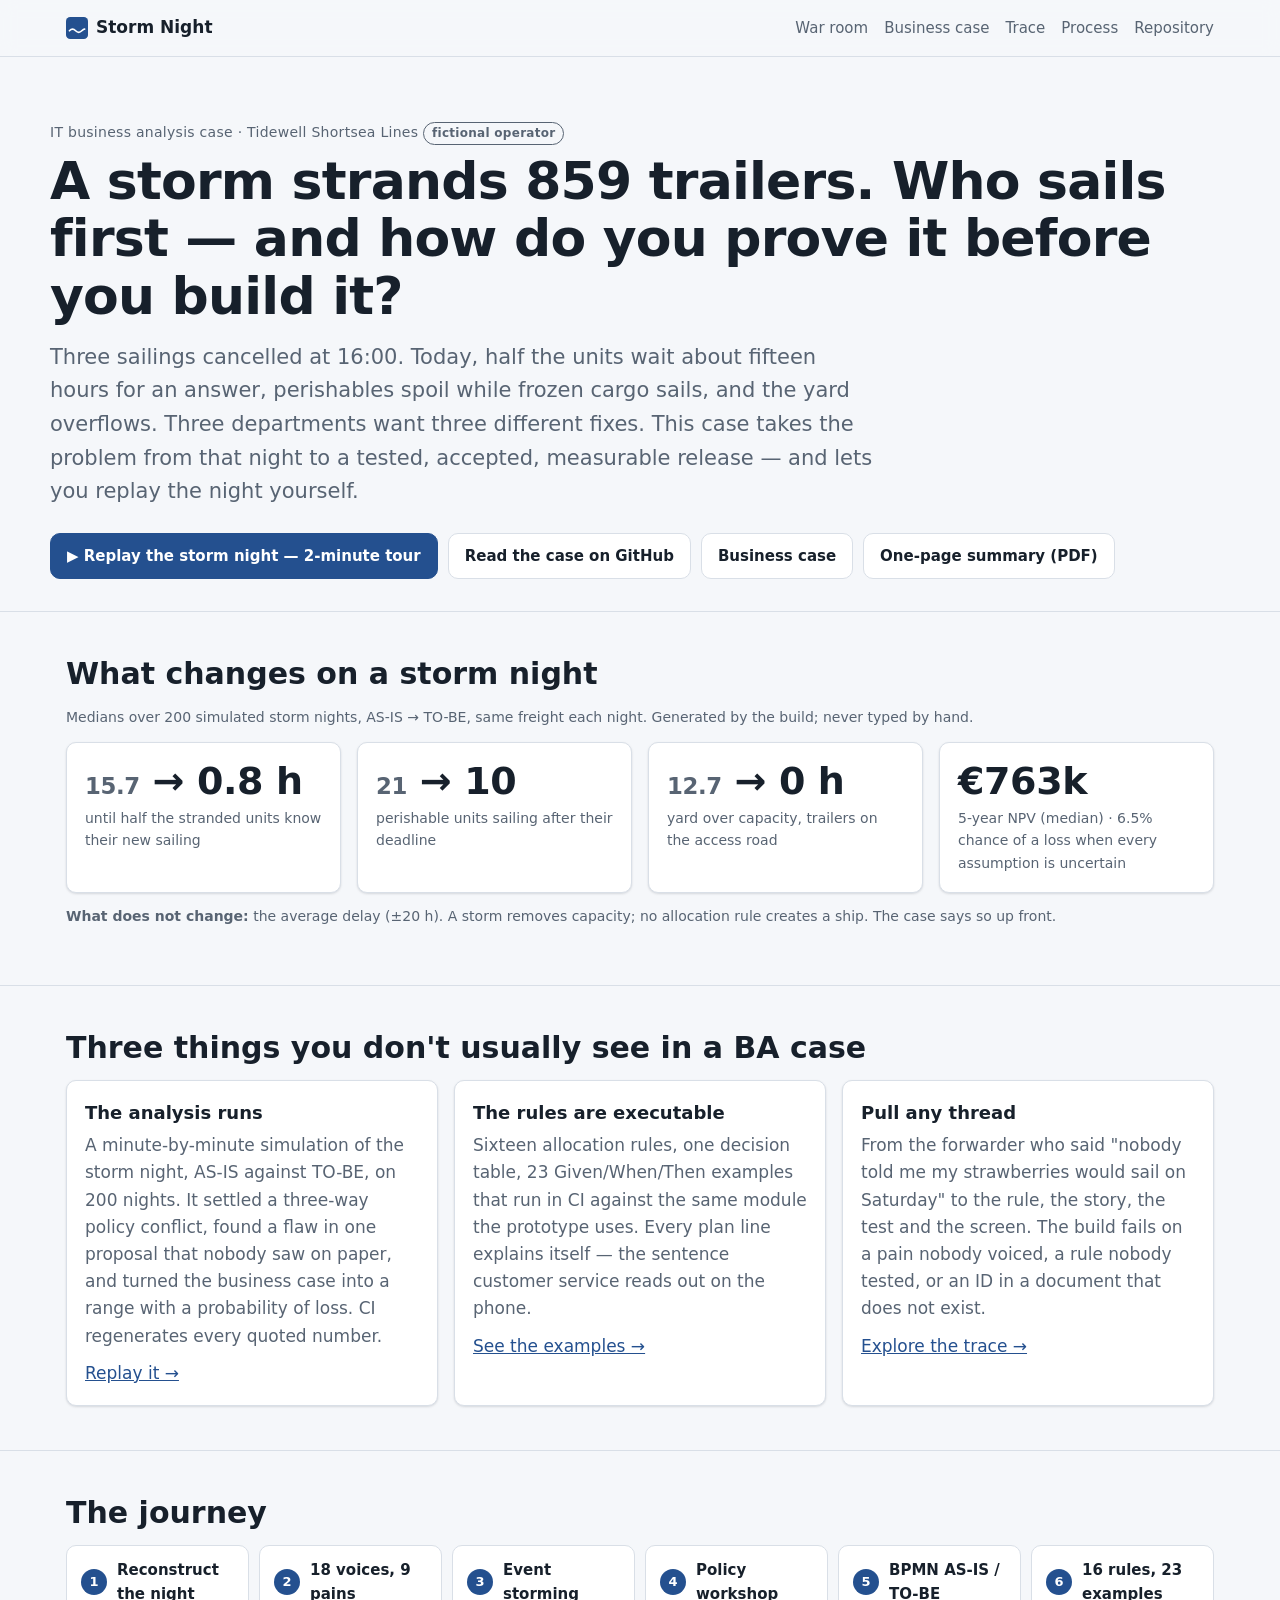
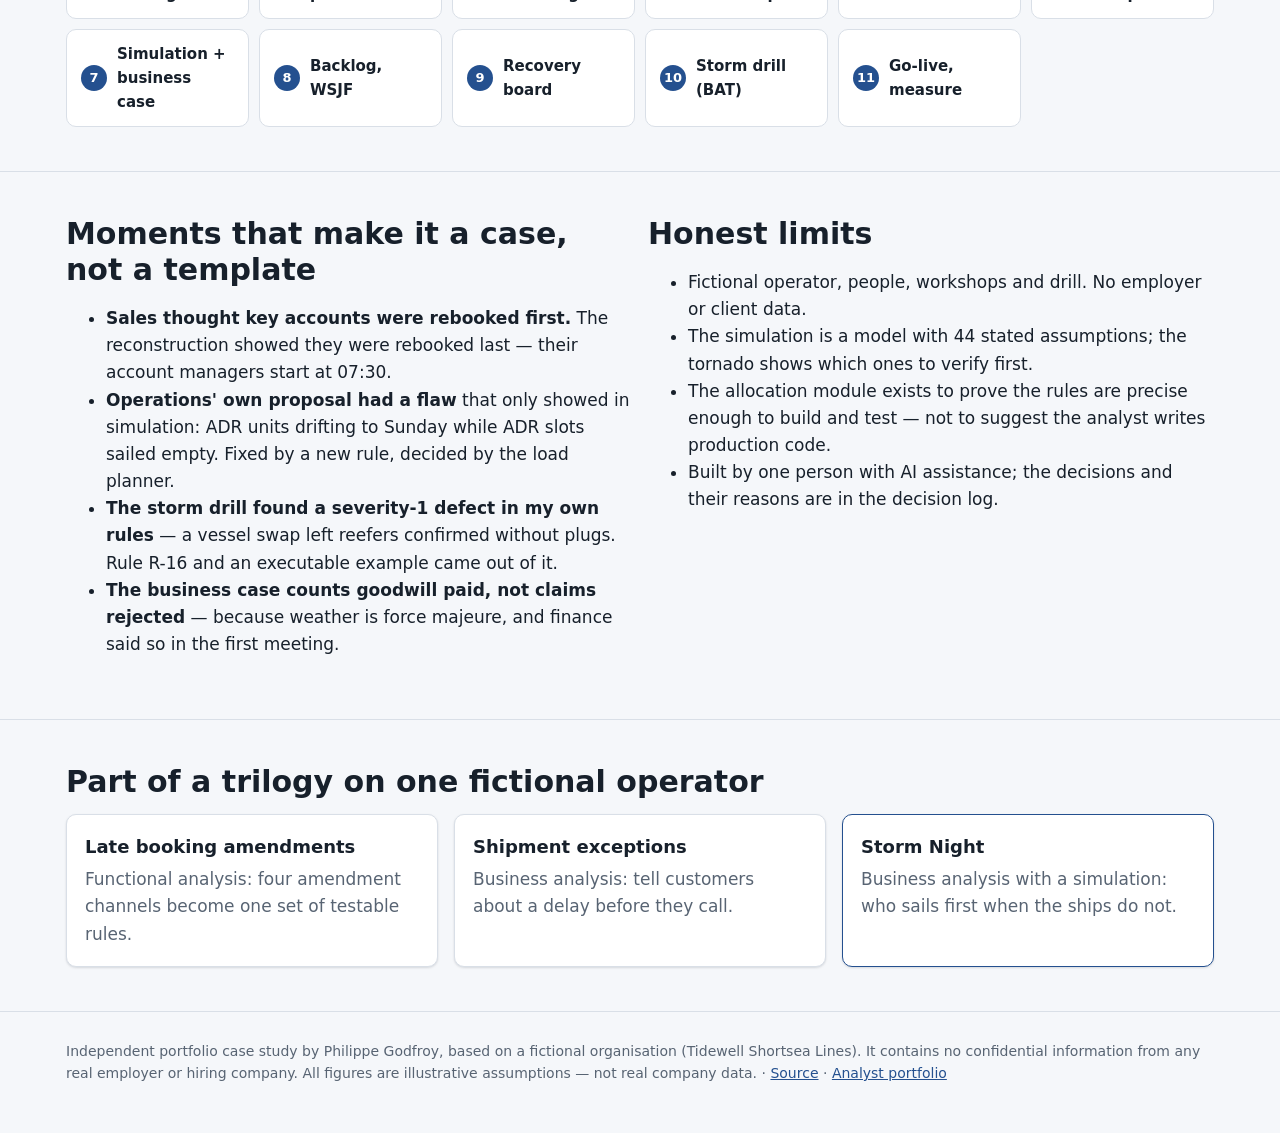
<file: site/index.html>
<!doctype html>
<html lang="en">
<head>
  <meta charset="utf-8">
  <meta name="viewport" content="width=device-width, initial-scale=1">
  <title>Storm Night Case</title>
  <meta name="description" content="IT business analysis case: when a storm cancels three sailings, who sails first — and how do you prove the answer before you build it? Simulation, executable rules, traceability in CI. Fictional operator.">
  <meta property="og:title" content="Storm Night — an IT business analysis case you can run">
  <meta property="og:description" content="859 stranded trailers, four allocation policies, 200 simulated storm nights, 23 executable examples, one decision.">
  <meta property="og:type" content="website">
  <meta property="og:url" content="https://phlppgdfry.github.io/storm-night-disruption-business-analysis/">
  <meta property="og:image" content="https://phlppgdfry.github.io/storm-night-disruption-business-analysis/media/social-preview.png">
  <meta property="og:image:width" content="1280">
  <meta property="og:image:height" content="640">
  <meta name="twitter:card" content="summary_large_image">
  <link rel="icon" href="assets/favicon.svg" type="image/svg+xml">
  <link rel="stylesheet" href="assets/style.css">
</head>
<body>
  <header class="site-header">
    <div class="wrap header-inner">
      <a class="brand" href="./"><svg viewBox="0 0 64 64" aria-hidden="true"><rect width="64" height="64" rx="12" fill="#24508f"/><path d="M10 40c6-6 12-6 18 0s12 6 18 0 8-5 8-5" fill="none" stroke="#fff" stroke-width="5" stroke-linecap="round"/></svg>Storm Night</a>
      <nav aria-label="Main">
        <a href="war-room/">War room</a>
        <a href="numbers/">Business case</a>
        <a href="trace/">Trace</a>
        <a href="process/">Process</a>
        <a href="https://github.com/phlppgdfry/storm-night-disruption-business-analysis">Repository</a>
      </nav>
    </div>
  </header>

  <main>
    <section class="hero wrap">
      <p class="eyebrow">IT business analysis case · Tidewell Shortsea Lines <span class="chip muted">fictional operator</span></p>
      <h1>A storm strands <span data-r="units">859</span> trailers. Who sails first — and how do you prove it before you build it?</h1>
      <p class="lede">Three sailings cancelled at 16:00. Today, half the units wait about fifteen hours for an answer, perishables spoil while frozen cargo sails, and the yard overflows. Three departments want three different fixes. This case takes the problem from that night to a tested, accepted, measurable release — and lets you replay the night yourself.</p>
      <div class="cta-row">
        <a class="btn primary" href="war-room/?tour">▶ Replay the storm night — 2-minute tour</a>
        <a class="btn" href="https://github.com/phlppgdfry/storm-night-disruption-business-analysis">Read the case on GitHub</a>
        <a class="btn" href="numbers/">Business case</a>
        <a class="btn" href="media/one-page-summary.pdf">One-page summary (PDF)</a>
      </div>
    </section>

    <section class="section">
      <div class="wrap">
        <h2>What changes on a storm night</h2>
        <p class="small">Medians over <span data-r="nights">200</span> simulated storm nights, AS-IS → TO-BE, same freight each night. Generated by the build; never typed by hand.</p>
        <div class="grid cards-4">
          <div class="card"><div class="stat"><span class="from" data-r="asis.certaintyP50H">15.7</span> → <span data-r="tobe.certaintyP50H">0.8</span> h</div><div class="stat-label">until half the stranded units know their new sailing</div></div>
          <div class="card"><div class="stat"><span class="from" data-r="asis.perishablesLate">21</span> → <span data-r="tobe.perishablesLate">10</span></div><div class="stat-label">perishable units sailing after their deadline</div></div>
          <div class="card"><div class="stat"><span class="from" data-r="asis.yardHoursOver">12.7</span> → <span data-r="tobe.yardHoursOver">0</span> h</div><div class="stat-label">yard over capacity, trailers on the access road</div></div>
          <div class="card"><div class="stat"><span data-r="npv">€763k</span></div><div class="stat-label">5-year NPV (median) · <span data-r="pneg">6.5%</span> chance of a loss when every assumption is uncertain</div></div>
        </div>
        <p class="small" style="margin-top:12px"><b>What does not change:</b> the average delay (±20 h). A storm removes capacity; no allocation rule creates a ship. The case says so up front.</p>
      </div>
    </section>

    <section class="section">
      <div class="wrap">
        <h2>Three things you don't usually see in a BA case</h2>
        <div class="grid cards-3">
          <div class="card">
            <h3>The analysis runs</h3>
            <p>A minute-by-minute simulation of the storm night, AS-IS against TO-BE, on 200 nights. It settled a three-way policy conflict, found a flaw in one proposal that nobody saw on paper, and turned the business case into a range with a probability of loss. CI regenerates every quoted number.</p>
            <p style="margin-top:10px"><a href="war-room/">Replay it →</a></p>
          </div>
          <div class="card">
            <h3>The rules are executable</h3>
            <p>Sixteen allocation rules, one decision table, 23 Given/When/Then examples that run in CI against the same module the prototype uses. Every plan line explains itself — the sentence customer service reads out on the phone.</p>
            <p style="margin-top:10px"><a href="https://github.com/phlppgdfry/storm-night-disruption-business-analysis/blob/main/docs/05-rules/features/allocation.feature">See the examples →</a></p>
          </div>
          <div class="card">
            <h3>Pull any thread</h3>
            <p>From the forwarder who said "nobody told me my strawberries would sail on Saturday" to the rule, the story, the test and the screen. The build fails on a pain nobody voiced, a rule nobody tested, or an ID in a document that does not exist.</p>
            <p style="margin-top:10px"><a href="trace/">Explore the trace →</a></p>
          </div>
        </div>
      </div>
    </section>

    <section class="section">
      <div class="wrap">
        <h2>The journey</h2>
        <ol class="journey">
          <li><a href="https://github.com/phlppgdfry/storm-night-disruption-business-analysis/blob/main/docs/01-the-night/storm-kestrel-reconstruction.md"><span class="step-no">1</span>Reconstruct the night</a></li>
          <li><a href="https://github.com/phlppgdfry/storm-night-disruption-business-analysis/blob/main/docs/02-discovery/interviews.md"><span class="step-no">2</span>18 voices, 9 pains</a></li>
          <li><a href="process/#event-storming"><span class="step-no">3</span>Event storming</a></li>
          <li><a href="https://github.com/phlppgdfry/storm-night-disruption-business-analysis/blob/main/docs/03-workshops/policy-workshop.md"><span class="step-no">4</span>Policy workshop</a></li>
          <li><a href="process/"><span class="step-no">5</span>BPMN AS-IS / TO-BE</a></li>
          <li><a href="https://github.com/phlppgdfry/storm-night-disruption-business-analysis/blob/main/docs/05-rules/allocation-rules.md"><span class="step-no">6</span>16 rules, 23 examples</a></li>
          <li><a href="numbers/"><span class="step-no">7</span>Simulation + business case</a></li>
          <li><a href="https://github.com/phlppgdfry/storm-night-disruption-business-analysis/blob/main/docs/07-backlog/prioritisation.md"><span class="step-no">8</span>Backlog, WSJF</a></li>
          <li><a href="war-room/?tab=board"><span class="step-no">9</span>Recovery board</a></li>
          <li><a href="https://github.com/phlppgdfry/storm-night-disruption-business-analysis/blob/main/docs/09-acceptance/storm-drill.md"><span class="step-no">10</span>Storm drill (BAT)</a></li>
          <li><a href="https://github.com/phlppgdfry/storm-night-disruption-business-analysis/blob/main/docs/10-go-live/readiness.md"><span class="step-no">11</span>Go-live, measure</a></li>
        </ol>
      </div>
    </section>

    <section class="section">
      <div class="wrap two-col grid" style="grid-template-columns:repeat(auto-fit,minmax(300px,1fr))">
        <div>
          <h2>Moments that make it a case, not a template</h2>
          <ul>
            <li><b>Sales thought key accounts were rebooked first.</b> The reconstruction showed they were rebooked last — their account managers start at 07:30.</li>
            <li><b>Operations' own proposal had a flaw</b> that only showed in simulation: ADR units drifting to Sunday while ADR slots sailed empty. Fixed by a new rule, decided by the load planner.</li>
            <li><b>The storm drill found a severity-1 defect in my own rules</b> — a vessel swap left reefers confirmed without plugs. Rule R-16 and an executable example came out of it.</li>
            <li><b>The business case counts goodwill paid, not claims rejected</b> — because weather is force majeure, and finance said so in the first meeting.</li>
          </ul>
        </div>
        <div>
          <h2>Honest limits</h2>
          <ul>
            <li>Fictional operator, people, workshops and drill. No employer or client data.</li>
            <li>The simulation is a model with 44 stated assumptions; the tornado shows which ones to verify first.</li>
            <li>The allocation module exists to prove the rules are precise enough to build and test — not to suggest the analyst writes production code.</li>
            <li>Built by one person with AI assistance; the decisions and their reasons are in the decision log.</li>
          </ul>
        </div>
      </div>
    </section>

    <section class="section">
      <div class="wrap">
        <h2>Part of a trilogy on one fictional operator</h2>
        <div class="grid cards-3">
          <a class="card" href="https://github.com/phlppgdfry/shortsea-booking-functional-analysis" style="text-decoration:none;color:inherit"><h3>Late booking amendments</h3><p>Functional analysis: four amendment channels become one set of testable rules.</p></a>
          <a class="card" href="https://github.com/phlppgdfry/shipment-exception-management-business-analysis" style="text-decoration:none;color:inherit"><h3>Shipment exceptions</h3><p>Business analysis: tell customers about a delay before they call.</p></a>
          <div class="card" style="border-color:var(--accent)"><h3>Storm Night</h3><p>Business analysis with a simulation: who sails first when the ships do not.</p></div>
        </div>
      </div>
    </section>
  </main>

  <footer class="site-footer">
    <div class="wrap">Independent portfolio case study by Philippe Godfroy, based on a fictional organisation (Tidewell Shortsea Lines). It contains no confidential information from any real employer or hiring company. All figures are illustrative assumptions — not real company data. · <a href="https://github.com/phlppgdfry/storm-night-disruption-business-analysis">Source</a> · <a href="https://phlppgdfry.github.io/analyst-portfolio/">Analyst portfolio</a></div>
  </footer>
  <script type="module">
    const r = await fetch("data/results.json").then((x) => x.json());
    const get = (path) => path.split(".").reduce((o, k) => o?.[k], r);
    const k = (v) => `€${Math.round(v / 1000).toLocaleString("en-GB")}k`;
    for (const el of document.querySelectorAll("[data-r]")) {
      const key = el.dataset.r;
      if (key === "npv") el.textContent = k(r.businessCase.npv.p50);
      else if (key === "pneg") el.textContent = `${Math.round(r.uncertainty.probabilityNegative * 1000) / 10}%`;
      else if (key === "nights") el.textContent = r.runs.nights;
      else if (key === "units") continue;
      else { const v = get(key); if (v && typeof v.p50 === "number") el.textContent = v.p50; }
    }
  </script>
</body>
</html>
</file>
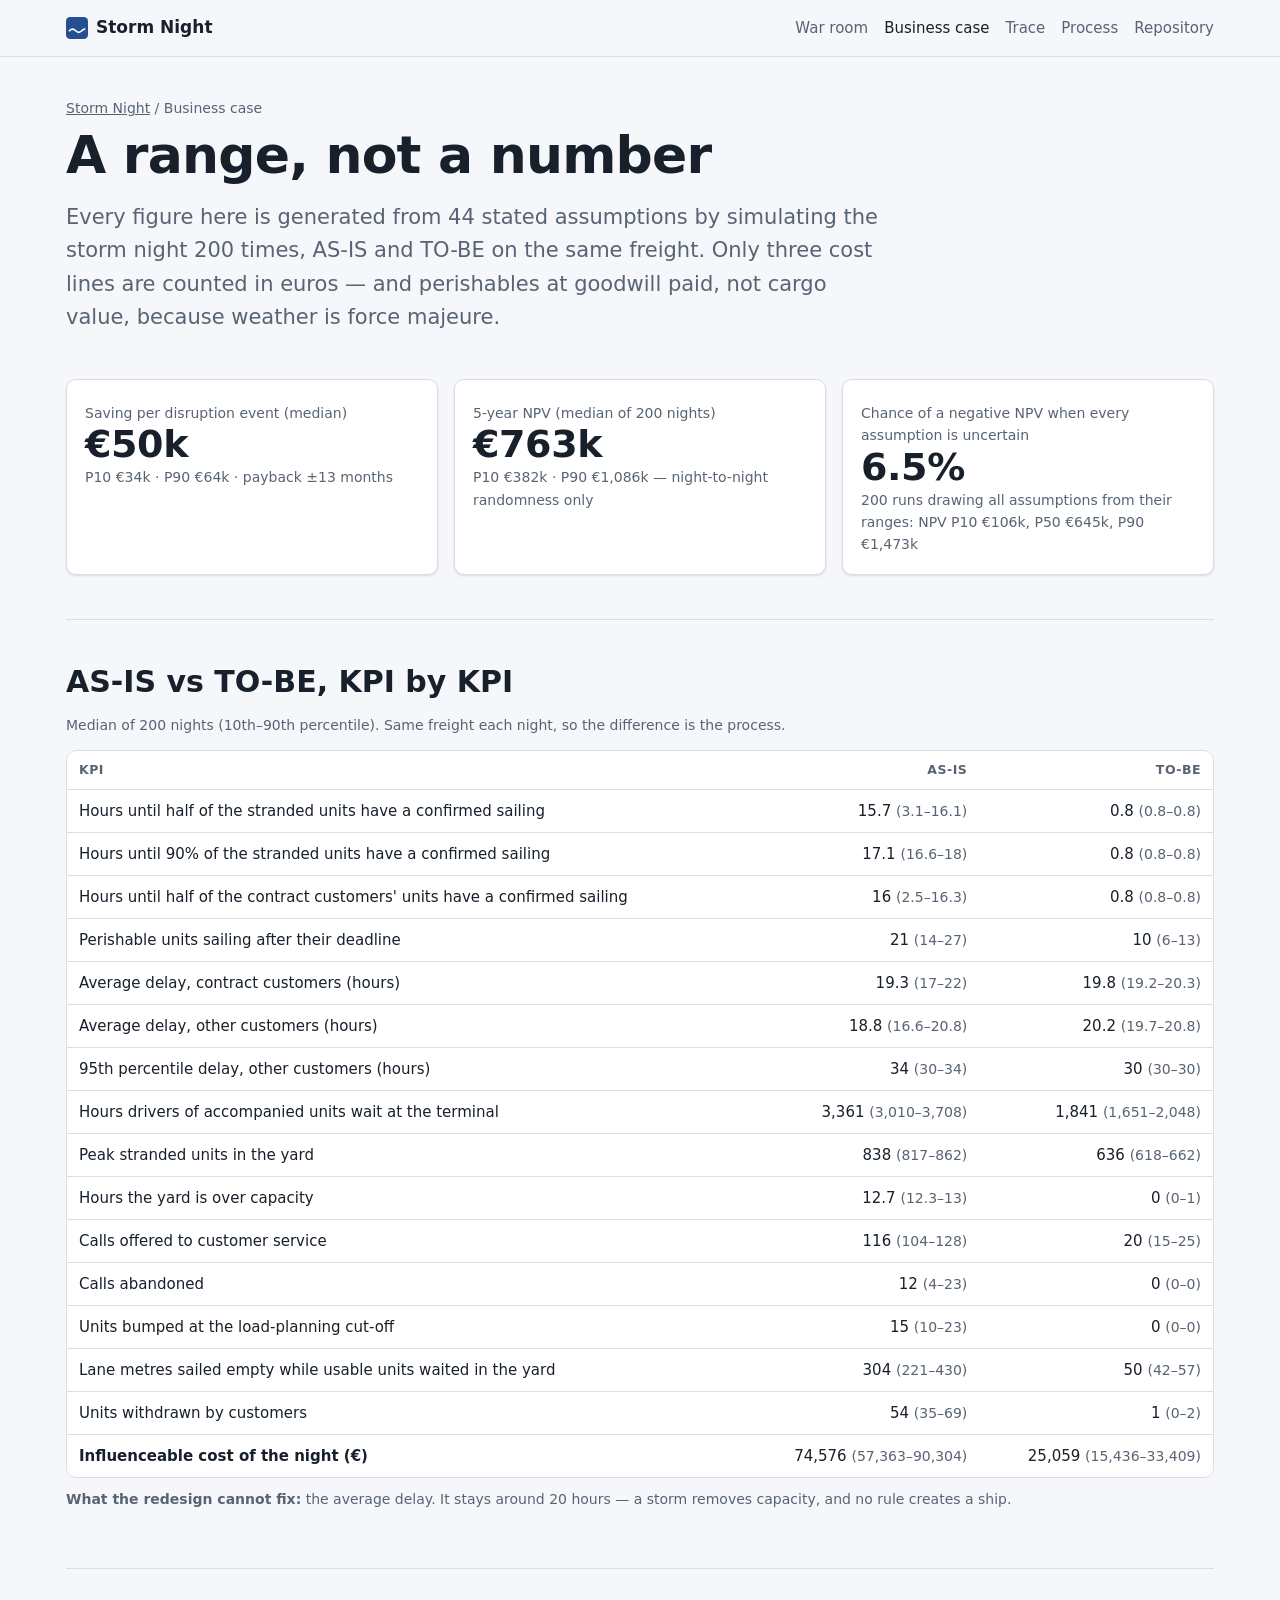
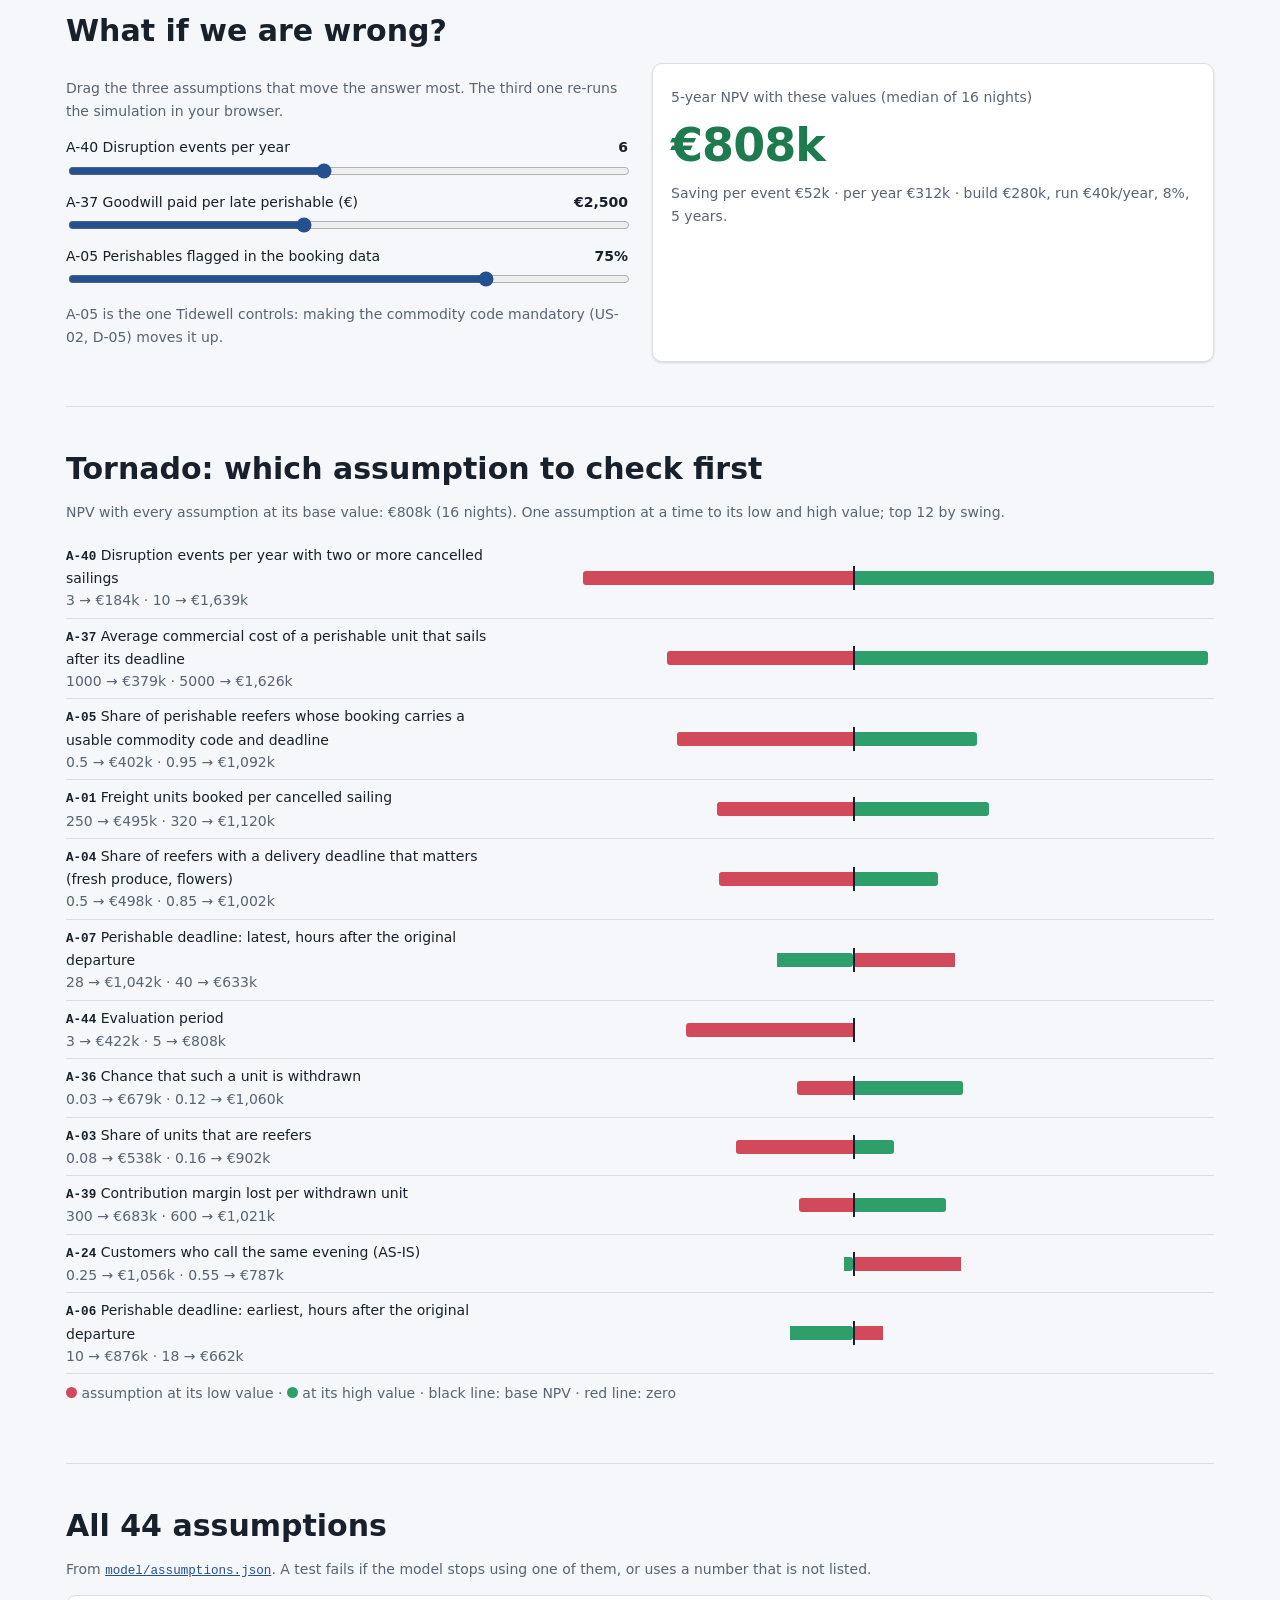
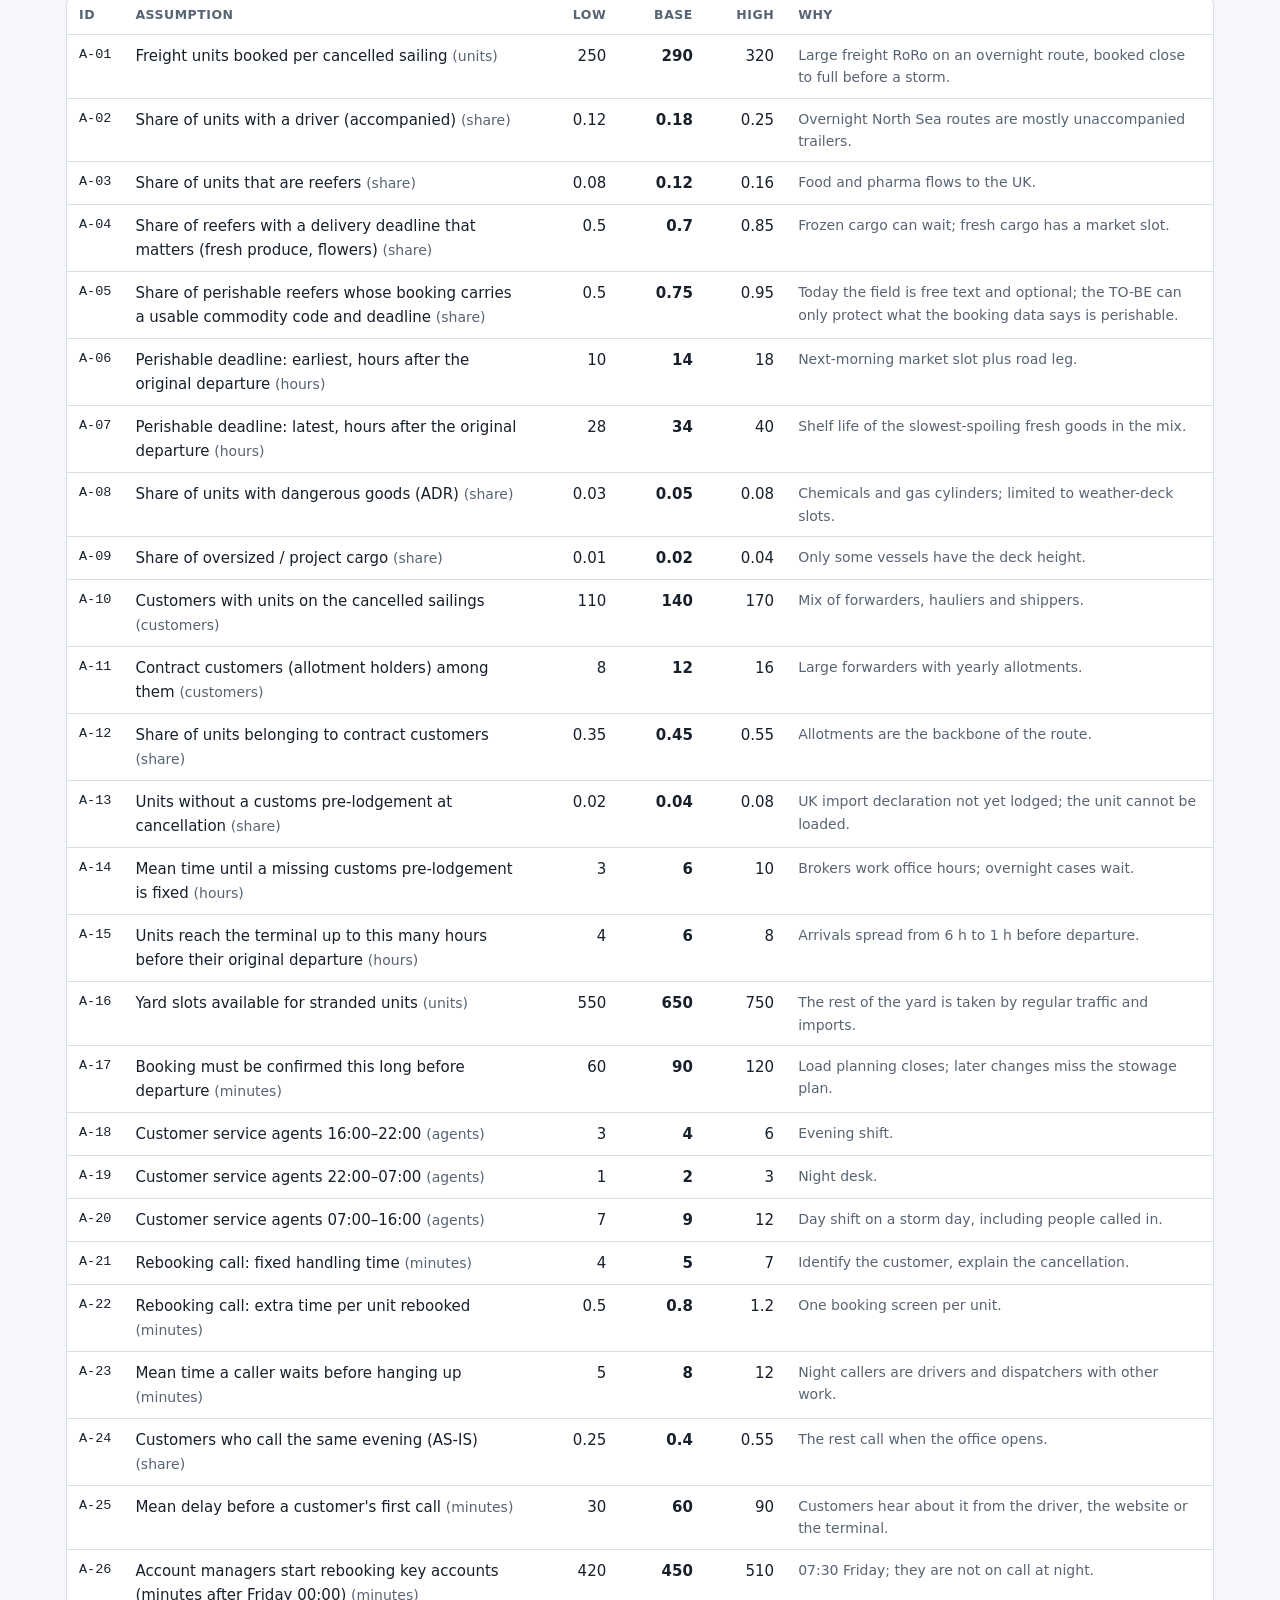
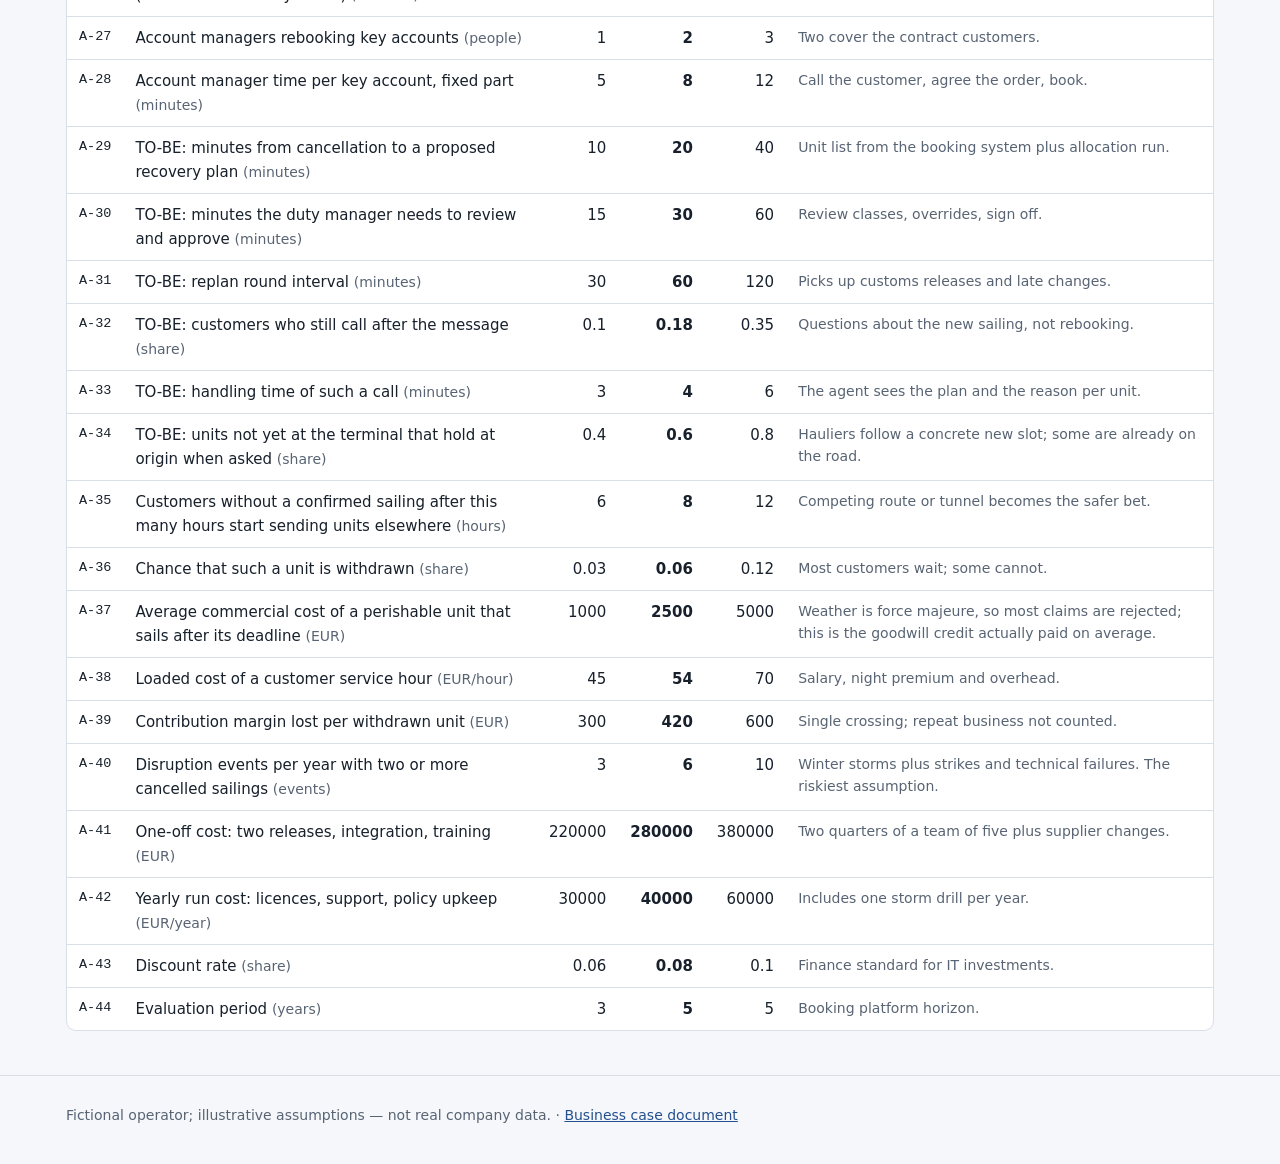
<file: site/numbers/index.html>
<!doctype html>
<html lang="en">
<head>
  <meta charset="utf-8">
  <meta name="viewport" content="width=device-width, initial-scale=1">
  <title>Storm Night Business Case</title>
  <meta name="description" content="A business case with a range instead of a number: 200 simulated storm nights, a probability of loss, a tornado of the riskiest assumptions and a what-if you can drag.">
  <link rel="icon" href="../assets/favicon.svg" type="image/svg+xml">
  <link rel="stylesheet" href="../assets/style.css">
</head>
<body>
  <header class="site-header">
    <div class="wrap header-inner">
      <a class="brand" href="../"><svg viewBox="0 0 64 64" aria-hidden="true"><rect width="64" height="64" rx="12" fill="#24508f"/><path d="M10 40c6-6 12-6 18 0s12 6 18 0 8-5 8-5" fill="none" stroke="#fff" stroke-width="5" stroke-linecap="round"/></svg>Storm Night</a>
      <nav aria-label="Main">
        <a href="../war-room/">War room</a>
        <a href="./" aria-current="page">Business case</a>
        <a href="../trace/">Trace</a>
        <a href="../process/">Process</a>
        <a href="https://github.com/phlppgdfry/storm-night-disruption-business-analysis">Repository</a>
      </nav>
    </div>
  </header>
  <main class="wrap">
    <section class="sub-hero">
      <p class="crumbs"><a href="../">Storm Night</a> / Business case</p>
      <h1>A range, not a number</h1>
      <p class="lede">Every figure here is generated from 44 stated assumptions by simulating the storm night 200 times, AS-IS and TO-BE on the same freight. Only three cost lines are counted in euros — and perishables at goodwill paid, not cargo value, because weather is force majeure.</p>
    </section>

    <section class="section" style="border-top:0;padding-top:8px">
      <div class="grid cards-3">
        <div class="card"><div class="stat-label">Saving per disruption event (median)</div><div class="stat" id="per-event">—</div><p class="small" id="per-event-range"></p></div>
        <div class="card"><div class="stat-label">5-year NPV (median of 200 nights)</div><div class="stat" id="npv">—</div><p class="small" id="npv-range"></p></div>
        <div class="card"><div class="stat-label">Chance of a negative NPV when every assumption is uncertain</div><div class="stat" id="pneg">—</div><p class="small" id="unc-range"></p></div>
      </div>
    </section>

    <section class="section">
      <h2>AS-IS vs TO-BE, KPI by KPI</h2>
      <p class="small">Median of 200 nights (10th–90th percentile). Same freight each night, so the difference is the process.</p>
      <div class="table-wrap"><table id="kpi"></table></div>
      <p class="small" style="margin-top:10px"><b>What the redesign cannot fix:</b> the average delay. It stays around 20 hours — a storm removes capacity, and no rule creates a ship.</p>
    </section>

    <section class="section" id="what-if">
      <h2>What if we are wrong?</h2>
      <div class="grid" style="grid-template-columns:repeat(auto-fit,minmax(300px,1fr));gap:24px">
        <div>
          <p class="small">Drag the three assumptions that move the answer most. The third one re-runs the simulation in your browser.</p>
          <div class="slider-row"><label for="w-events">A-40 Disruption events per year</label><output id="o-events"></output><input type="range" id="w-events" min="1" max="12" step="1"></div>
          <div class="slider-row"><label for="w-goodwill">A-37 Goodwill paid per late perishable (€)</label><output id="o-goodwill"></output><input type="range" id="w-goodwill" min="0" max="6000" step="250"></div>
          <div class="slider-row"><label for="w-flag">A-05 Perishables flagged in the booking data</label><output id="o-flag"></output><input type="range" id="w-flag" min="0" max="1" step="0.05"></div>
          <p class="small">A-05 is the one Tidewell controls: making the commodity code mandatory (US-02, D-05) moves it up.</p>
        </div>
        <div class="card">
          <div class="stat-label">5-year NPV with these values (median of <span id="w-n">16</span> nights)</div>
          <div class="big-npv" id="w-npv">—</div>
          <p class="small" id="w-detail"></p>
        </div>
      </div>
    </section>

    <section class="section">
      <h2>Tornado: which assumption to check first</h2>
      <p class="small" id="tornado-note"></p>
      <div class="tornado" id="tornado"></div>
      <p class="small" style="margin-top:8px"><span class="dot open"></span> assumption at its low value · <span class="dot sailed"></span> at its high value · black line: base NPV · red line: zero</p>
    </section>

    <section class="section">
      <h2>All 44 assumptions</h2>
      <p class="small">From <a href="https://github.com/phlppgdfry/storm-night-disruption-business-analysis/blob/main/model/assumptions.json"><code>model/assumptions.json</code></a>. A test fails if the model stops using one of them, or uses a number that is not listed.</p>
      <div class="table-wrap"><table id="assumptions"></table></div>
    </section>
  </main>
  <footer class="site-footer"><div class="wrap">Fictional operator; illustrative assumptions — not real company data. · <a href="https://github.com/phlppgdfry/storm-night-disruption-business-analysis/blob/main/docs/06-simulation/business-case.md">Business case document</a></div></footer>
  <script type="module">
    import { simulate } from "../assets/lib/simulate.mjs";
    import { businessCase } from "../assets/lib/business-case.mjs";
    import { paramsFrom } from "../assets/lib/util.mjs";
    const load = (f) => fetch(`../data/${f}`).then((r) => r.json());
    const [R, storm, A] = await Promise.all([load("results.json"), load("storm-night.json"), load("assumptions.json")]);
    const $ = (s) => document.querySelector(s);
    const k = (v) => `${v < 0 ? "−" : ""}€${Math.abs(Math.round(v / 1000)).toLocaleString("en-GB")}k`;
    const esc = (s) => String(s).replace(/[&<>"]/g, (c) => ({ "&": "&amp;", "<": "&lt;", ">": "&gt;", '"': "&quot;" })[c]);
    const bc = R.businessCase;
    $("#per-event").textContent = k(bc.perEvent.p50);
    $("#per-event-range").textContent = `P10 ${k(bc.perEvent.p10)} · P90 ${k(bc.perEvent.p90)} · payback ±${Math.round(bc.paybackMonthsP50)} months`;
    $("#npv").textContent = k(bc.npv.p50);
    $("#npv-range").textContent = `P10 ${k(bc.npv.p10)} · P90 ${k(bc.npv.p90)} — night-to-night randomness only`;
    $("#pneg").textContent = `${Math.round(R.uncertainty.probabilityNegative * 1000) / 10}%`;
    $("#unc-range").textContent = `${R.uncertainty.runs} runs drawing all assumptions from their ranges: NPV P10 ${k(R.uncertainty.npv.p10)}, P50 ${k(R.uncertainty.npv.p50)}, P90 ${k(R.uncertainty.npv.p90)}`;

    const fmtR = (o) => `${o.p50.toLocaleString("en-GB")} <span class="small">(${o.p10.toLocaleString("en-GB")}–${o.p90.toLocaleString("en-GB")})</span>`;
    $("#kpi").innerHTML = `<thead><tr><th>KPI</th><th class="num">AS-IS</th><th class="num">TO-BE</th></tr></thead><tbody>${Object.entries(R.kpiLabels).map(([key, label]) => `<tr><td>${esc(label)}</td><td class="num">${fmtR(R.asis[key])}</td><td class="num">${fmtR(R.tobe[key])}</td></tr>`).join("")}<tr><td><b>Influenceable cost of the night (€)</b></td><td class="num">${fmtR(R.asis.costTotal)}</td><td class="num">${fmtR(R.tobe.costTotal)}</td></tr></tbody>`;

    // Tornado
    const t = R.tornado;
    const lo = Math.min(0, ...t.bars.map((b) => Math.min(b.npvLow, b.npvHigh)));
    const hi = Math.max(...t.bars.map((b) => Math.max(b.npvLow, b.npvHigh)));
    const x = (v) => ((v - lo) / (hi - lo)) * 100;
    $("#tornado-note").textContent = `NPV with every assumption at its base value: ${k(t.npvBase)} (${R.runs.tornadoNights} nights). One assumption at a time to its low and high value; top 12 by swing.`;
    $("#tornado").innerHTML = t.bars.map((b) => {
      const l = Math.min(b.npvLow, t.npvBase), h = Math.max(b.npvHigh, t.npvBase);
      const lowSide = b.npvLow < b.npvHigh;
      const left = Math.min(b.npvLow, b.npvHigh), right = Math.max(b.npvLow, b.npvHigh);
      return `<div class="row"><div><b class="mono">${b.id}</b> ${esc(b.label)}<div class="small">${b.low} → ${k(b.npvLow)} · ${b.high} → ${k(b.npvHigh)}</div></div>
        <div class="track"><span class="${lowSide ? "seg-l" : "seg-h"}" style="left:${x(left)}%;width:${x(t.npvBase) - x(left)}%"></span><span class="${lowSide ? "seg-h" : "seg-l"}" style="left:${x(t.npvBase)}%;width:${x(right) - x(t.npvBase)}%"></span><span class="mid" style="left:${x(t.npvBase)}%"></span>${lo < 0 ? `<span class="zero" style="left:${x(0)}%"></span>` : ""}</div></div>`;
    }).join("");

    // Assumptions table
    $("#assumptions").innerHTML = `<thead><tr><th>ID</th><th>Assumption</th><th class="num">Low</th><th class="num">Base</th><th class="num">High</th><th>Why</th></tr></thead><tbody>${A.assumptions.map((a) => `<tr><td class="mono">${a.id}</td><td>${esc(a.label)} <span class="small">(${esc(a.unit)})</span></td><td class="num">${a.low}</td><td class="num"><b>${a.value}</b></td><td class="num">${a.high}</td><td class="small">${esc(a.why)}</td></tr>`).join("")}</tbody>`;

    // What-if
    const base = paramsFrom(A);
    const N = 16;
    $("#w-n").textContent = N;
    const ev = $("#w-events"), gw = $("#w-goodwill"), fl = $("#w-flag");
    ev.value = base.eventsPerYear; gw.value = base.perishableLateCost; fl.value = base.perishableFlagged;
    const cache = new Map();
    const runsFor = (flag) => {
      const key = flag.toFixed(2);
      if (!cache.has(key)) {
        const p = { ...base, perishableFlagged: flag };
        const seeds = Array.from({ length: N }, (_, i) => i + 1);
        cache.set(key, { asis: seeds.map((s) => simulate({ storm, params: p, seed: s, mode: "asis" })), tobe: seeds.map((s) => simulate({ storm, params: p, seed: s, mode: "tobe" })) });
      }
      return cache.get(key);
    };
    const recost = (r, p) => {
      const perishables = r.perishablesLate * p.perishableLateCost, calls = r.agentHours * p.agentCostPerHour, withdrawn = r.withdrawn * p.marginPerUnit;
      return { ...r, cost: { perishables, calls, withdrawn, total: perishables + calls + withdrawn } };
    };
    let timer;
    function update() {
      $("#o-events").textContent = ev.value;
      $("#o-goodwill").textContent = `€${Number(gw.value).toLocaleString("en-GB")}`;
      $("#o-flag").textContent = `${Math.round(fl.value * 100)}%`;
      clearTimeout(timer);
      $("#w-npv").style.opacity = ".5";
      timer = setTimeout(() => {
        const p = { ...base, eventsPerYear: Number(ev.value), perishableLateCost: Number(gw.value), perishableFlagged: Number(fl.value) };
        const r = runsFor(p.perishableFlagged);
        const res = businessCase(r.asis.map((x) => recost(x, p)), r.tobe.map((x) => recost(x, p)), p);
        $("#w-npv").textContent = k(res.npv.p50);
        $("#w-npv").style.color = res.npv.p50 < 0 ? "var(--risk)" : "var(--ok)";
        $("#w-npv").style.opacity = "1";
        $("#w-detail").textContent = `Saving per event ${k(res.perEvent.p50)} · per year ${k(res.perYear.p50)} · build €280k, run €40k/year, 8%, 5 years.`;
      }, 60);
    }
    [ev, gw, fl].forEach((i) => i.addEventListener("input", update));
    update();
  </script>
</body>
</html>
</file>
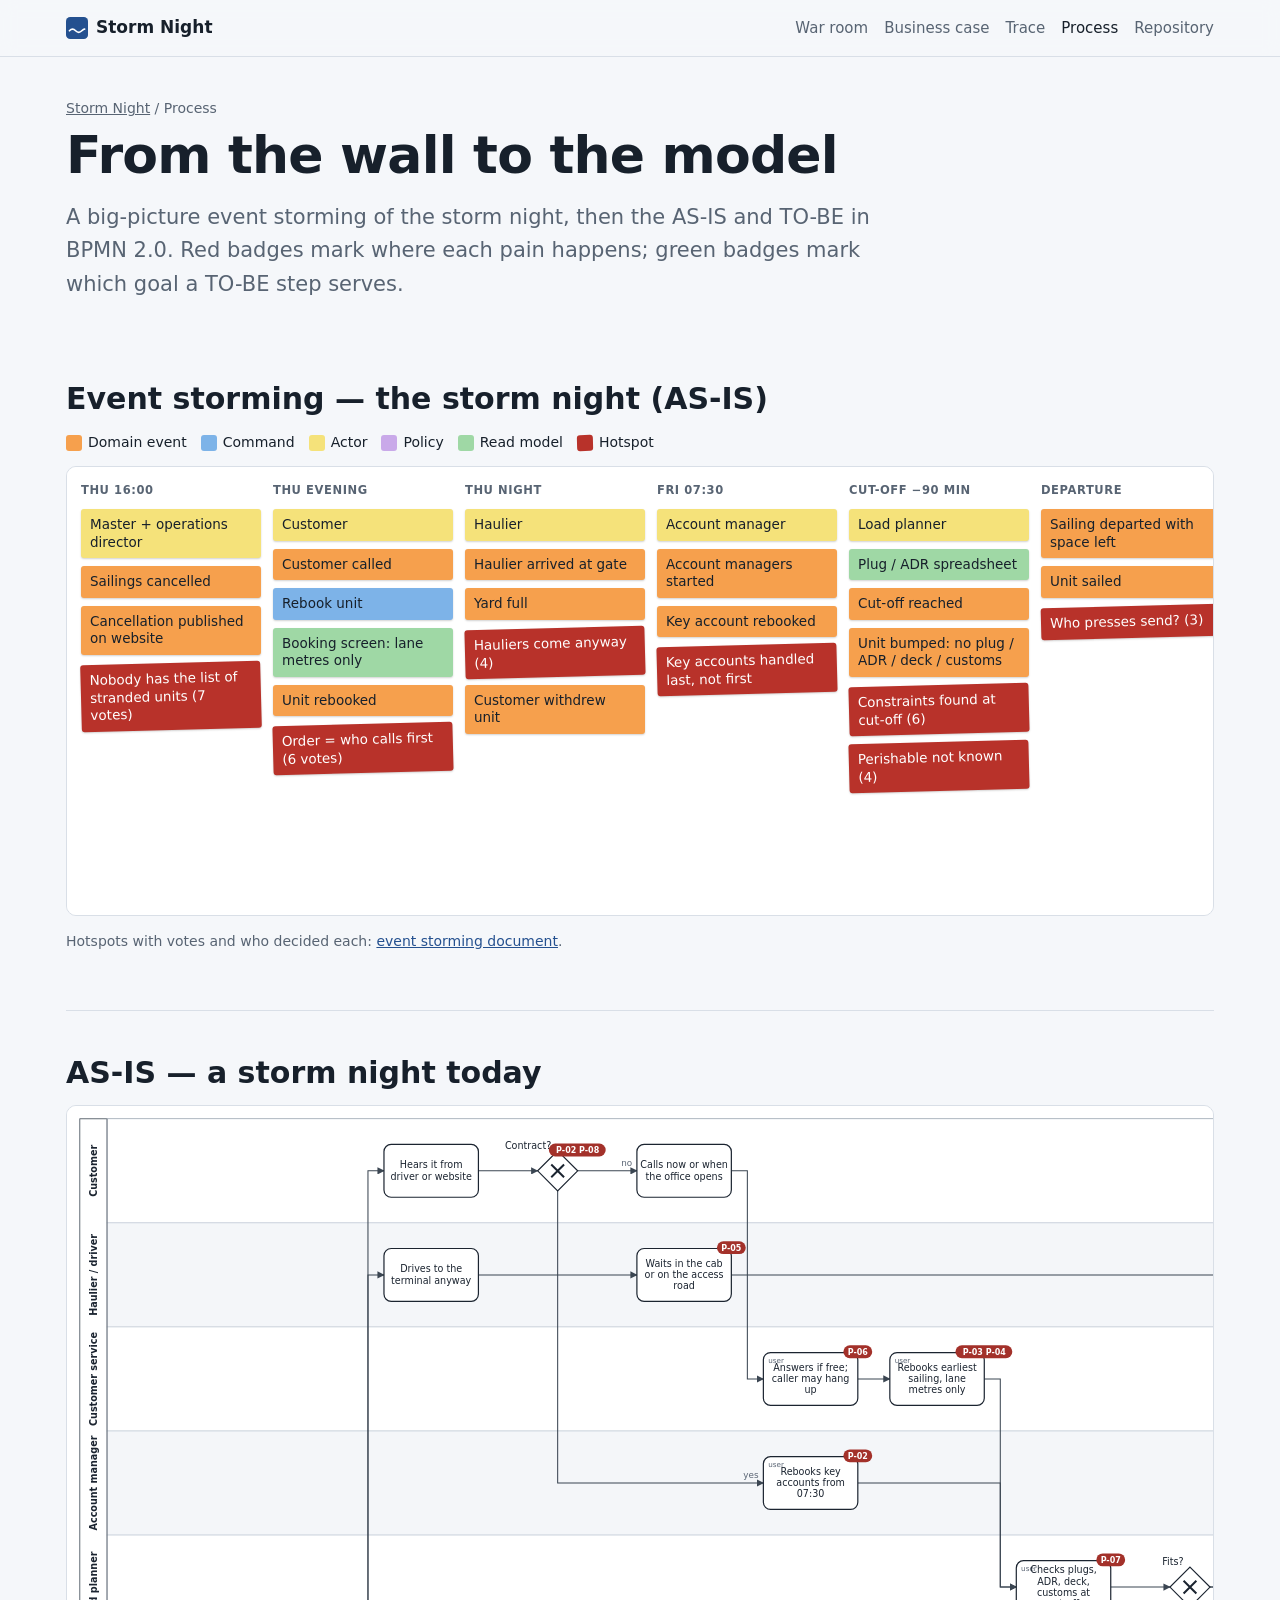
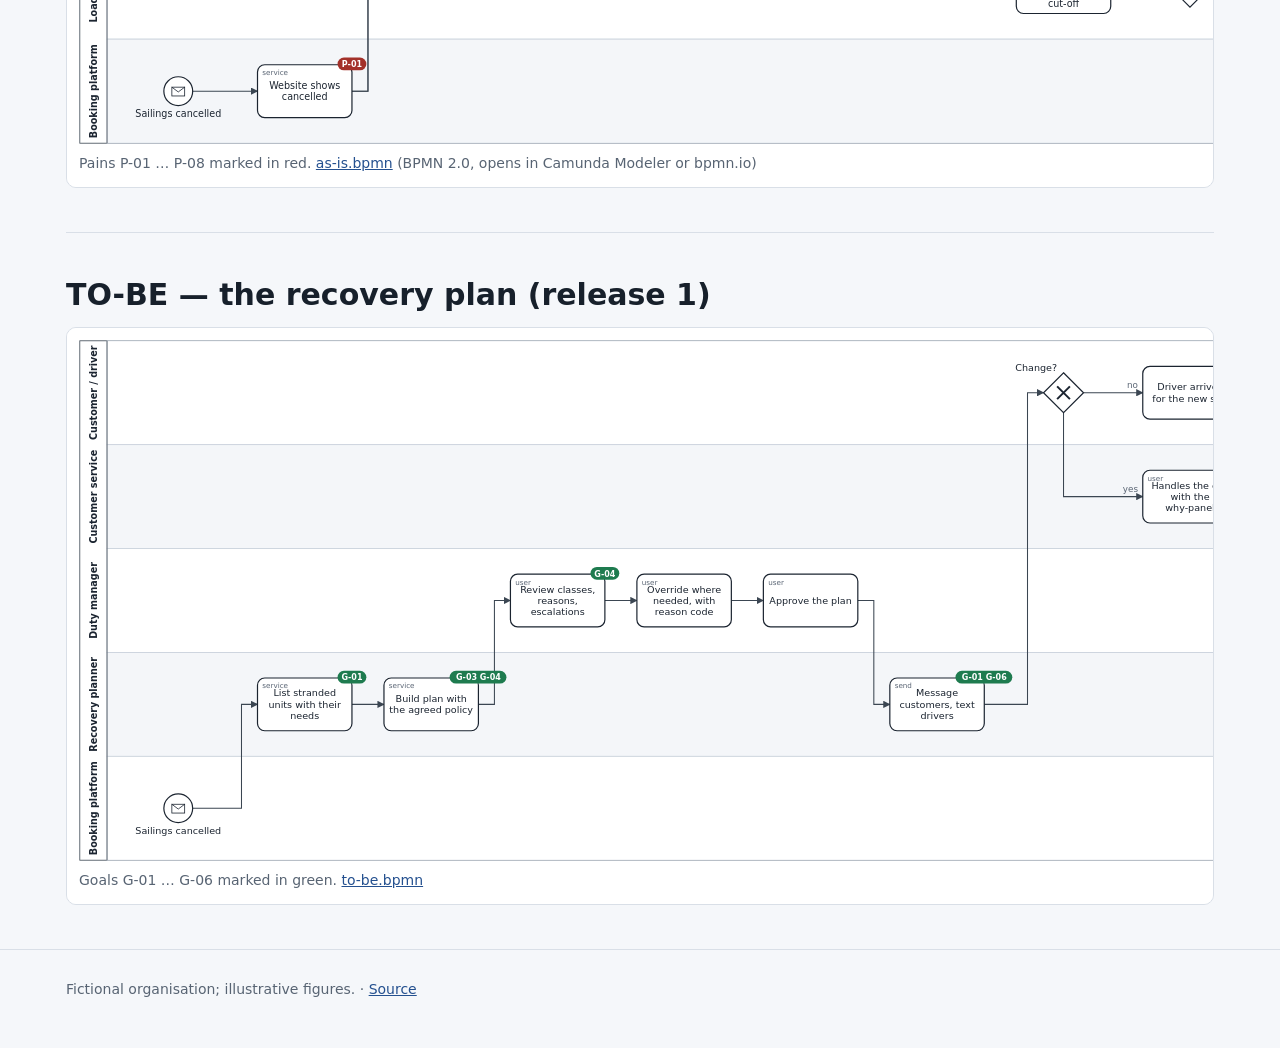
<file: site/process/index.html>
<!doctype html>
<html lang="en">
<head>
  <meta charset="utf-8">
  <meta name="viewport" content="width=device-width, initial-scale=1">
  <title>Storm Night Process</title>
  <meta name="description" content="Event storming board and BPMN 2.0 AS-IS / TO-BE for the storm-night recovery, pains and goals marked on the steps.">
  <link rel="icon" href="../assets/favicon.svg" type="image/svg+xml">
  <link rel="stylesheet" href="../assets/style.css">
</head>
<body>
  <header class="site-header">
    <div class="wrap header-inner">
      <a class="brand" href="../"><svg viewBox="0 0 64 64" aria-hidden="true"><rect width="64" height="64" rx="12" fill="#24508f"/><path d="M10 40c6-6 12-6 18 0s12 6 18 0 8-5 8-5" fill="none" stroke="#fff" stroke-width="5" stroke-linecap="round"/></svg>Storm Night</a>
      <nav aria-label="Main">
        <a href="../war-room/">War room</a>
        <a href="../numbers/">Business case</a>
        <a href="../trace/">Trace</a>
        <a href="./" aria-current="page">Process</a>
        <a href="https://github.com/phlppgdfry/storm-night-disruption-business-analysis">Repository</a>
      </nav>
    </div>
  </header>
  <main class="wrap">
    <section class="sub-hero">
      <p class="crumbs"><a href="../">Storm Night</a> / Process</p>
      <h1>From the wall to the model</h1>
      <p class="lede">A big-picture event storming of the storm night, then the AS-IS and TO-BE in BPMN 2.0. Red badges mark where each pain happens; green badges mark which goal a TO-BE step serves.</p>
    </section>

    <section class="section" id="event-storming" style="border-top:0">
      <h2>Event storming — the storm night (AS-IS)</h2>
      <ul class="es-legend">
        <li><span class="swatch s-event"></span>Domain event</li><li><span class="swatch s-command"></span>Command</li><li><span class="swatch s-actor"></span>Actor</li>
        <li><span class="swatch s-policy"></span>Policy</li><li><span class="swatch s-read"></span>Read model</li><li><span class="swatch s-hot"></span>Hotspot</li>
      </ul>
      <div class="board-scroll">
        <div class="es-board">
          <div class="es-col"><h3>Thu 16:00</h3><div class="sticky s-actor">Master + operations director</div><div class="sticky s-event">Sailings cancelled</div><div class="sticky s-event">Cancellation published on website</div><div class="sticky s-hot">Nobody has the list of stranded units (7 votes)</div></div>
          <div class="es-col"><h3>Thu evening</h3><div class="sticky s-actor">Customer</div><div class="sticky s-event">Customer called</div><div class="sticky s-command">Rebook unit</div><div class="sticky s-read">Booking screen: lane metres only</div><div class="sticky s-event">Unit rebooked</div><div class="sticky s-hot">Order = who calls first (6 votes)</div></div>
          <div class="es-col"><h3>Thu night</h3><div class="sticky s-actor">Haulier</div><div class="sticky s-event">Haulier arrived at gate</div><div class="sticky s-event">Yard full</div><div class="sticky s-hot">Hauliers come anyway (4)</div><div class="sticky s-event">Customer withdrew unit</div></div>
          <div class="es-col"><h3>Fri 07:30</h3><div class="sticky s-actor">Account manager</div><div class="sticky s-event">Account managers started</div><div class="sticky s-event">Key account rebooked</div><div class="sticky s-hot">Key accounts handled last, not first</div></div>
          <div class="es-col"><h3>Cut-off −90 min</h3><div class="sticky s-actor">Load planner</div><div class="sticky s-read">Plug / ADR spreadsheet</div><div class="sticky s-event">Cut-off reached</div><div class="sticky s-event">Unit bumped: no plug / ADR / deck / customs</div><div class="sticky s-hot">Constraints found at cut-off (6)</div><div class="sticky s-hot">Perishable not known (4)</div></div>
          <div class="es-col"><h3>Departure</h3><div class="sticky s-event">Sailing departed with space left</div><div class="sticky s-event">Unit sailed</div><div class="sticky s-hot">Who presses send? (3)</div></div>
          <div class="es-col"><h3>TO-BE draft</h3><div class="sticky s-policy">Whenever sailings are cancelled, list the stranded units</div><div class="sticky s-command">Build recovery plan</div><div class="sticky s-read">Recovery board</div><div class="sticky s-actor">Duty manager</div><div class="sticky s-command">Approve plan</div><div class="sticky s-policy">Whenever a plan is approved, message customers and text drivers</div><div class="sticky s-policy">Every hour, plan what is still open; never move a confirmed unit</div></div>
        </div>
      </div>
      <p class="small">Hotspots with votes and who decided each: <a href="https://github.com/phlppgdfry/storm-night-disruption-business-analysis/blob/main/docs/03-workshops/event-storming.md">event storming document</a>.</p>
    </section>

    <section class="section">
      <h2>AS-IS — a storm night today</h2>
      <figure class="bpmn-figure"><img src="../assets/bpmn/as-is.svg" alt="BPMN AS-IS: customers call or wait for account managers, agents rebook on lane metres only, the load planner bumps units at cut-off, hauliers wait in their cabs." loading="lazy"><figcaption>Pains P-01 … P-08 marked in red. <a href="https://github.com/phlppgdfry/storm-night-disruption-business-analysis/blob/main/docs/04-process/bpmn/as-is.bpmn">as-is.bpmn</a> (BPMN 2.0, opens in Camunda Modeler or bpmn.io)</figcaption></figure>
    </section>
    <section class="section">
      <h2>TO-BE — the recovery plan (release 1)</h2>
      <figure class="bpmn-figure"><img src="../assets/bpmn/to-be.svg" alt="BPMN TO-BE: the recovery planner lists stranded units and builds a plan, the duty manager reviews, overrides and approves, customers and drivers are messaged, hourly replans." loading="lazy"><figcaption>Goals G-01 … G-06 marked in green. <a href="https://github.com/phlppgdfry/storm-night-disruption-business-analysis/blob/main/docs/04-process/bpmn/to-be.bpmn">to-be.bpmn</a></figcaption></figure>
    </section>
  </main>
  <footer class="site-footer"><div class="wrap">Fictional organisation; illustrative figures. · <a href="https://github.com/phlppgdfry/storm-night-disruption-business-analysis">Source</a></div></footer>
</body>
</html>
</file>
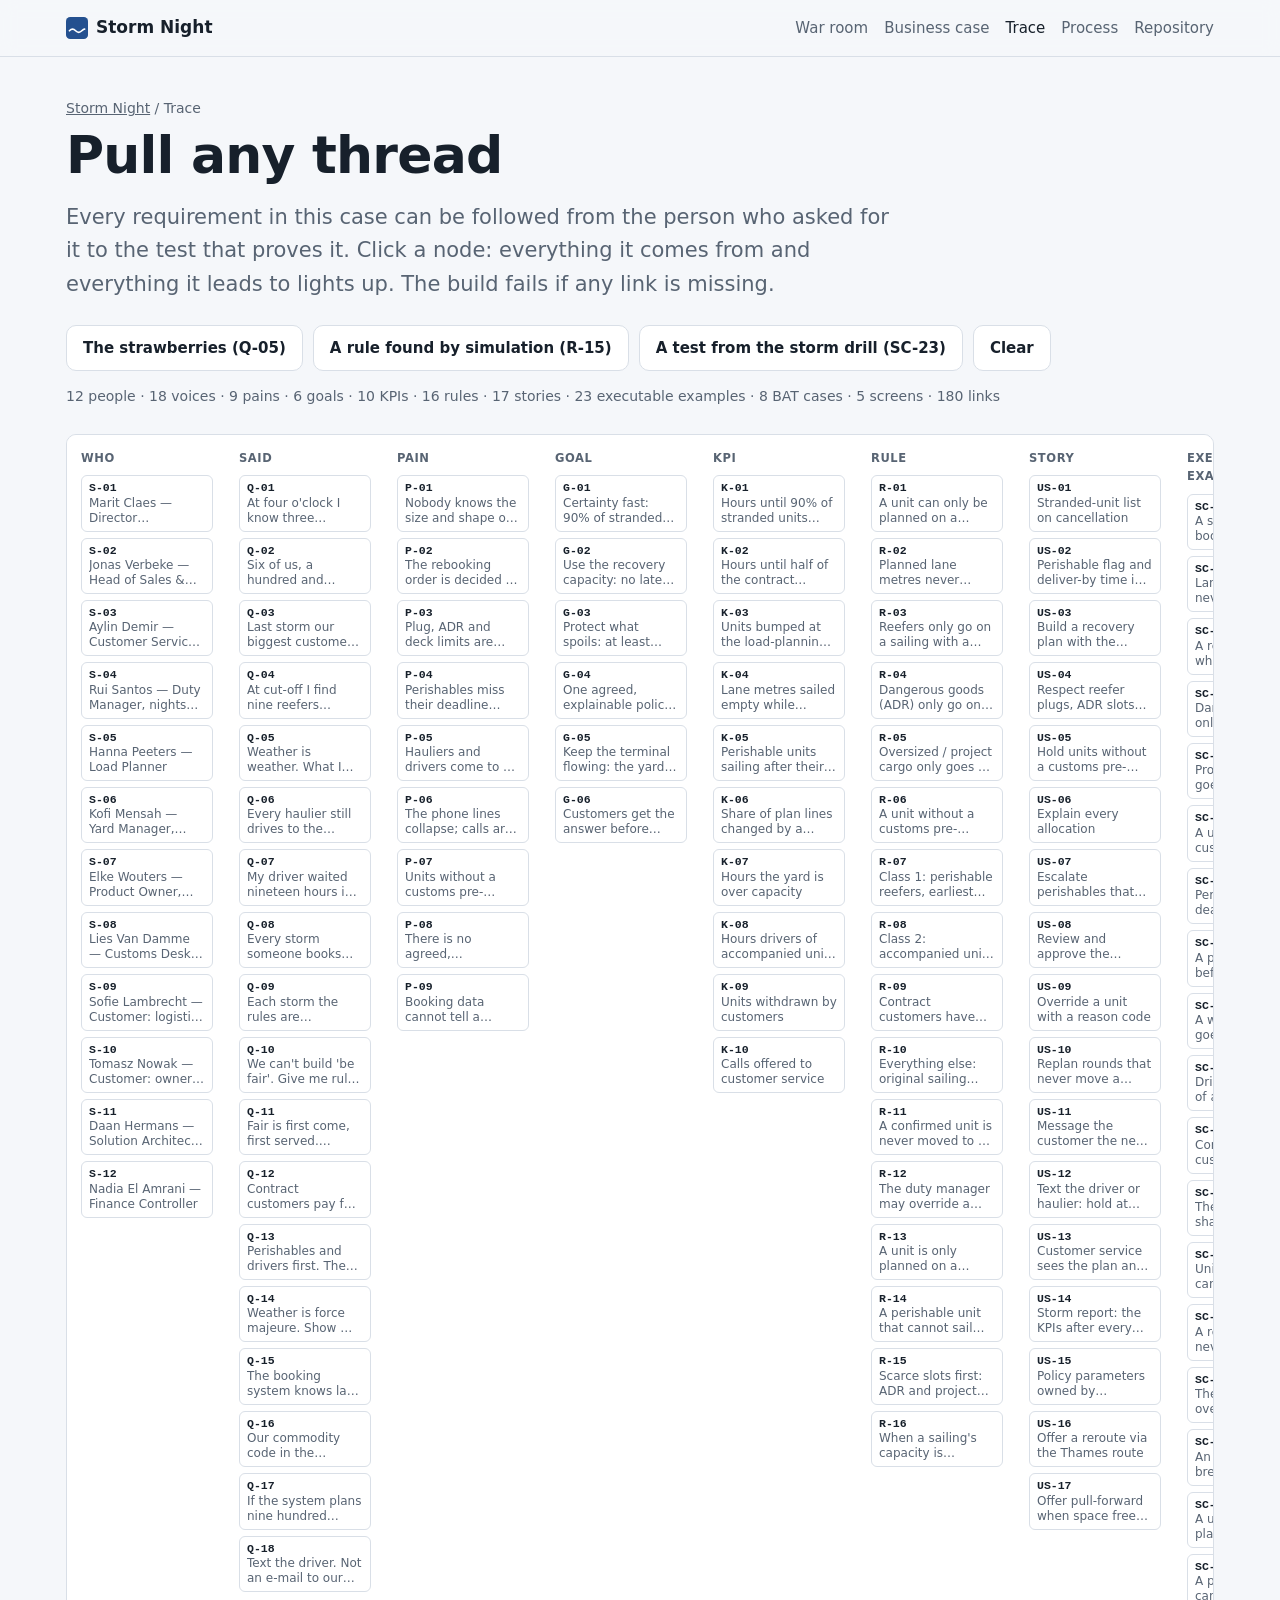
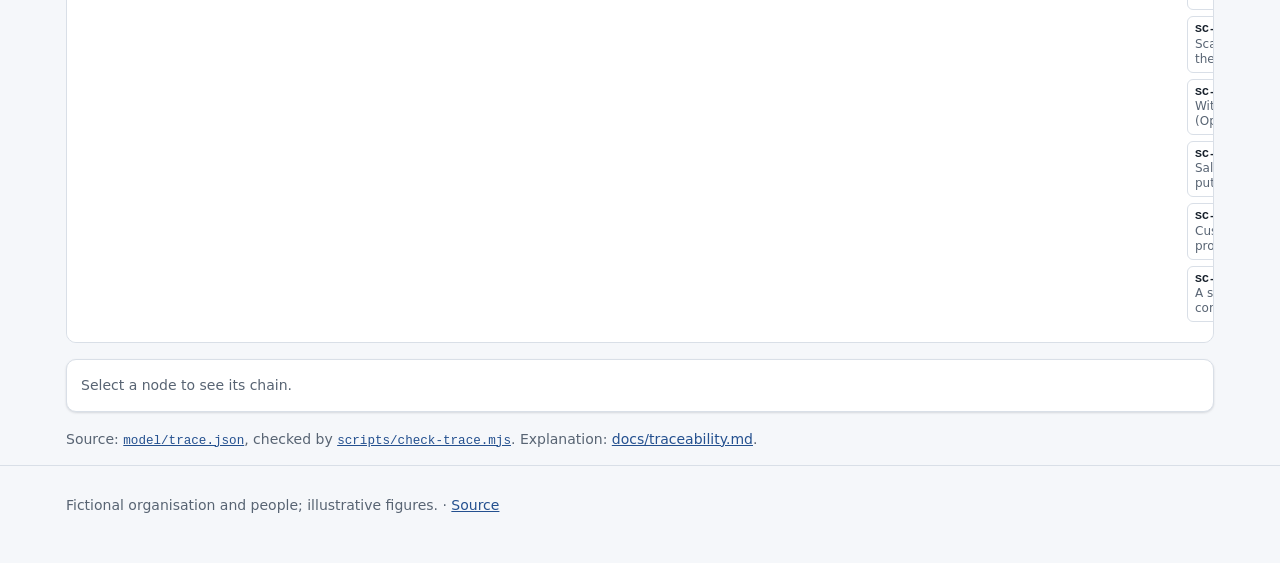
<file: site/trace/index.html>
<!doctype html>
<html lang="en">
<head>
  <meta charset="utf-8">
  <meta name="viewport" content="width=device-width, initial-scale=1">
  <title>Storm Night Trace</title>
  <meta name="description" content="Pull any thread: from the stakeholder who said it to the pain, goal, KPI, rule, story, executable example and screen. Enforced in CI.">
  <link rel="icon" href="../assets/favicon.svg" type="image/svg+xml">
  <link rel="stylesheet" href="../assets/style.css">
</head>
<body>
  <header class="site-header">
    <div class="wrap header-inner">
      <a class="brand" href="../"><svg viewBox="0 0 64 64" aria-hidden="true"><rect width="64" height="64" rx="12" fill="#24508f"/><path d="M10 40c6-6 12-6 18 0s12 6 18 0 8-5 8-5" fill="none" stroke="#fff" stroke-width="5" stroke-linecap="round"/></svg>Storm Night</a>
      <nav aria-label="Main">
        <a href="../war-room/">War room</a>
        <a href="../numbers/">Business case</a>
        <a href="./" aria-current="page">Trace</a>
        <a href="../process/">Process</a>
        <a href="https://github.com/phlppgdfry/storm-night-disruption-business-analysis">Repository</a>
      </nav>
    </div>
  </header>
  <main class="wrap">
    <section class="sub-hero">
      <p class="crumbs"><a href="../">Storm Night</a> / Trace</p>
      <h1>Pull any thread</h1>
      <p class="lede">Every requirement in this case can be followed from the person who asked for it to the test that proves it. Click a node: everything it comes from and everything it leads to lights up. The build fails if any link is missing.</p>
      <div class="cta-row">
        <button class="btn" type="button" data-pick="Q-05">The strawberries (Q-05)</button>
        <button class="btn" type="button" data-pick="R-15">A rule found by simulation (R-15)</button>
        <button class="btn" type="button" data-pick="SC-23">A test from the storm drill (SC-23)</button>
        <button class="btn" type="button" id="clear">Clear</button>
      </div>
      <p class="small" id="counts"></p>
    </section>
    <div class="grid" style="grid-template-columns:minmax(0,1fr);gap:16px">
      <div class="trace-wrap"><div class="trace" id="trace"><svg class="edges" id="edges" aria-hidden="true"></svg></div></div>
      <aside class="panel" id="tpanel" aria-live="polite"><div class="panel-b small">Select a node to see its chain.</div></aside>
    </div>
    <p class="small" style="margin-top:16px">Source: <a href="https://github.com/phlppgdfry/storm-night-disruption-business-analysis/blob/main/model/trace.json"><code>model/trace.json</code></a>, checked by <a href="https://github.com/phlppgdfry/storm-night-disruption-business-analysis/blob/main/scripts/check-trace.mjs"><code>scripts/check-trace.mjs</code></a>. Explanation: <a href="https://github.com/phlppgdfry/storm-night-disruption-business-analysis/blob/main/docs/traceability.md">docs/traceability.md</a>.</p>
  </main>
  <footer class="site-footer"><div class="wrap">Fictional organisation and people; illustrative figures. · <a href="https://github.com/phlppgdfry/storm-night-disruption-business-analysis">Source</a></div></footer>
  <script type="module">
    const g = await fetch("../data/trace.json").then((r) => r.json());
    const NAMES = { stakeholder: "Who", quote: "Said", pain: "Pain", goal: "Goal", kpi: "KPI", rule: "Rule", story: "Story", scenario: "Executable example", bat: "BAT case", screen: "Screen" };
    const esc = (s) => String(s ?? "").replace(/[&<>"]/g, (c) => ({ "&": "&amp;", "<": "&lt;", ">": "&gt;", '"': "&quot;" })[c]);
    const trace = document.getElementById("trace");
    const svg = document.getElementById("edges");
    const byId = new Map(g.nodes.map((n) => [n.id, n]));
    const out = new Map(), inn = new Map();
    for (const [a, b] of g.edges) {
      (out.get(a) ?? out.set(a, []).get(a)).push(b);
      (inn.get(b) ?? inn.set(b, []).get(b)).push(a);
    }
    const c = g.counts;
    document.getElementById("counts").textContent = `${c.stakeholder} people · ${c.quote} voices · ${c.pain} pains · ${c.goal} goals · ${c.kpi} KPIs · ${c.rule} rules · ${c.story} stories · ${c.scenario} executable examples · ${c.bat} BAT cases · ${c.screen} screens · ${g.edges.length} links`;
    for (const col of g.columns) {
      const div = document.createElement("div");
      div.className = "tcol";
      div.innerHTML = `<h3>${NAMES[col]}</h3>` + g.nodes.filter((n) => n.kind === col).map((n) => `<button class="tnode" type="button" data-id="${n.id}"><b>${n.id}</b><span>${esc(n.label)}</span></button>`).join("");
      trace.appendChild(div);
    }
    const walk = (start, map) => {
      const seen = new Set([start]);
      const todo = [start];
      while (todo.length) for (const x of map.get(todo.pop()) ?? []) if (!seen.has(x)) { seen.add(x); todo.push(x); }
      return seen;
    };
    let sel = null;
    function drawEdges(on) {
      const box = trace.getBoundingClientRect();
      svg.setAttribute("width", trace.scrollWidth);
      svg.setAttribute("height", trace.scrollHeight);
      const pos = (id) => {
        const el = trace.querySelector(`[data-id="${id}"]`);
        if (!el) return null;
        const r = el.getBoundingClientRect();
        return { l: r.left - box.left, r: r.right - box.left, y: r.top - box.top + r.height / 2 };
      };
      const accent = getComputedStyle(document.documentElement).getPropertyValue("--accent").trim();
      svg.innerHTML = on ? g.edges.filter(([a, b]) => on.has(a) && on.has(b)).map(([a, b]) => {
        const p = pos(a), q = pos(b);
        if (!p || !q) return "";
        const [x1, x2] = p.r <= q.l ? [p.r, q.l] : [p.l, q.r];
        const mx = (x1 + x2) / 2;
        return `<path d="M${x1},${p.y} C${mx},${p.y} ${mx},${q.y} ${x2},${q.y}" fill="none" stroke="${accent}" stroke-width="1.4" opacity=".7"/>`;
      }).join("") : "";
    }
    function pick(id) {
      sel = id;
      const up = walk(id, inn), down = walk(id, out);
      const on = new Set([...up, ...down]);
      trace.classList.add("dim");
      trace.querySelectorAll(".tnode").forEach((b) => { b.classList.toggle("on", on.has(b.dataset.id)); b.classList.toggle("sel", b.dataset.id === id); });
      drawEdges(on);
      const n = byId.get(id);
      const list = (ids) => g.columns.flatMap((col) => [...ids].filter((x) => x !== id && byId.get(x)?.kind === col)).map((x) => `<li><b class="mono">${x}</b> ${esc(byId.get(x).label)}</li>`).join("") || "<li class=\"small\">—</li>";
      const extra = n.kind === "kpi" ? `<p class="small">Target ${esc(n.target)}${n.values ? ` · simulated median AS-IS ${n.values.asis} → TO-BE ${n.values.tobe}` : ` · measured ${esc(n.measured)}`}</p>` : n.parked ? `<p class="small">Parked: ${esc(n.parked)}</p>` : n.executable ? `<p class="small">Runs in CI on every change.</p>` : "";
      document.getElementById("tpanel").innerHTML = `<div class="panel-h"><h2><span class="mono">${id}</span> · ${NAMES[n.kind]}</h2></div><div class="panel-b"><p style="margin-top:0">${esc(n.label)}</p>${extra}<div class="grid" style="grid-template-columns:repeat(auto-fit,minmax(260px,1fr))"><div><h3 style="font-size:14px">Comes from</h3><ul class="small">${list(up)}</ul></div><div><h3 style="font-size:14px">Leads to</h3><ul class="small">${list(down)}</ul></div></div></div>`;
      const el = trace.querySelector(`[data-id="${id}"]`);
      el?.scrollIntoView({ block: "nearest", inline: "center", behavior: "smooth" });
    }
    trace.addEventListener("click", (e) => { const b = e.target.closest(".tnode"); if (b) pick(b.dataset.id); });
    document.querySelectorAll("[data-pick]").forEach((b) => b.addEventListener("click", () => pick(b.dataset.pick)));
    document.getElementById("clear").addEventListener("click", () => {
      sel = null;
      trace.classList.remove("dim");
      trace.querySelectorAll(".tnode").forEach((b) => b.classList.remove("on", "sel"));
      svg.innerHTML = "";
    });
    window.addEventListener("resize", () => sel && pick(sel));
    const q = new URLSearchParams(location.search).get("id");
    if (q && byId.has(q)) pick(q);
  </script>
</body>
</html>
</file>
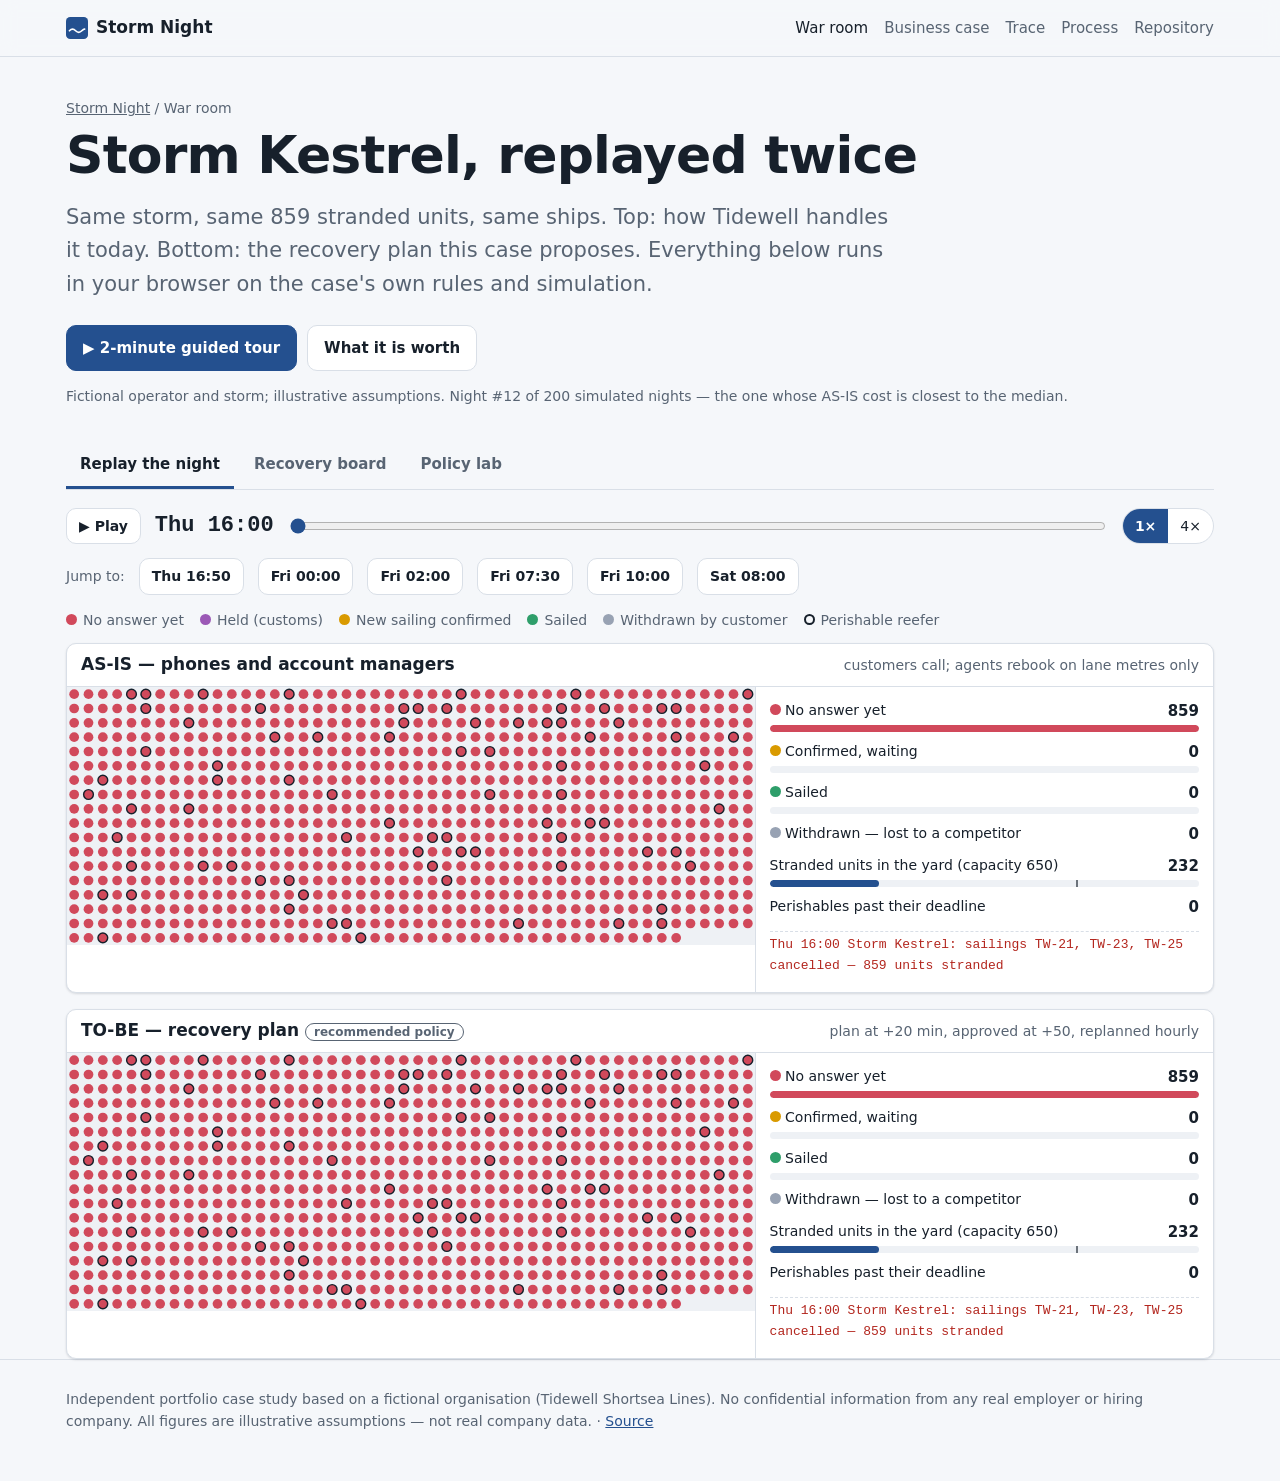
<file: site/war-room/index.html>
<!doctype html>
<html lang="en">
<head>
  <meta charset="utf-8">
  <meta name="viewport" content="width=device-width, initial-scale=1">
  <title>Storm Night War Room</title>
  <meta name="description" content="Replay one storm night twice — today's phones against a rule-based recovery plan — then open the duty manager's board and the policy lab. Fictional operator, simulated in your browser.">
  <link rel="icon" href="../assets/favicon.svg" type="image/svg+xml">
  <link rel="stylesheet" href="../assets/style.css">
</head>
<body>
  <header class="site-header">
    <div class="wrap header-inner">
      <a class="brand" href="../"><svg viewBox="0 0 64 64" aria-hidden="true"><rect width="64" height="64" rx="12" fill="#24508f"/><path d="M10 40c6-6 12-6 18 0s12 6 18 0 8-5 8-5" fill="none" stroke="#fff" stroke-width="5" stroke-linecap="round"/></svg>Storm Night</a>
      <nav aria-label="Main">
        <a href="./" aria-current="page">War room</a>
        <a href="../numbers/">Business case</a>
        <a href="../trace/">Trace</a>
        <a href="../process/">Process</a>
        <a href="https://github.com/phlppgdfry/storm-night-disruption-business-analysis">Repository</a>
      </nav>
    </div>
  </header>

  <main class="wrap">
    <section class="sub-hero">
      <p class="crumbs"><a href="../">Storm Night</a> / War room</p>
      <h1>Storm Kestrel, replayed twice</h1>
      <p class="lede">Same storm, same <span data-k="units">859</span> stranded units, same ships. Top: how Tidewell handles it today. Bottom: the recovery plan this case proposes. Everything below runs in your browser on the case's own rules and simulation.</p>
      <div class="cta-row">
        <button class="btn primary" id="btn-tour" type="button">▶ 2-minute guided tour</button>
        <a class="btn" href="../numbers/">What it is worth</a>
      </div>
      <p class="small">Fictional operator and storm; illustrative assumptions. Night #<span data-k="seed">12</span> of 200 simulated nights — the one whose AS-IS cost is closest to the median.</p>
    </section>

    <div class="tabs" role="tablist" aria-label="War room views">
      <button role="tab" id="t-replay" aria-controls="tab-replay" aria-selected="true">Replay the night</button>
      <button role="tab" id="t-board" aria-controls="tab-board" aria-selected="false">Recovery board</button>
      <button role="tab" id="t-lab" aria-controls="tab-lab" aria-selected="false">Policy lab</button>
    </div>

    <!-- REPLAY -->
    <section id="tab-replay" role="tabpanel" aria-labelledby="t-replay">
      <div class="controls" id="controls">
        <button class="btn small-btn" id="play" type="button" aria-label="Play">▶ Play</button>
        <span class="clock" id="clock" aria-live="off">Thu 16:00</span>
        <input type="range" id="scrub" min="960" max="4080" step="10" value="960" aria-label="Time in the storm night">
        <div class="seg" role="group" aria-label="Speed">
          <button type="button" data-speed="1" aria-pressed="true">1×</button>
          <button type="button" data-speed="4" aria-pressed="false">4×</button>
        </div>
      </div>
      <div class="controls">
        <span class="small">Jump to:</span>
        <button class="btn small-btn" data-jump="1010" type="button">Thu 16:50</button>
        <button class="btn small-btn" data-jump="1440" type="button">Fri 00:00</button>
        <button class="btn small-btn" data-jump="1560" type="button">Fri 02:00</button>
        <button class="btn small-btn" data-jump="1890" type="button">Fri 07:30</button>
        <button class="btn small-btn" data-jump="2040" type="button">Fri 10:00</button>
        <button class="btn small-btn" data-jump="3360" type="button">Sat 08:00</button>
      </div>
      <ul class="legend" aria-label="Legend">
        <li><span class="dot open"></span>No answer yet</li>
        <li><span class="dot held"></span>Held (customs)</li>
        <li><span class="dot conf"></span>New sailing confirmed</li>
        <li><span class="dot sailed"></span>Sailed</li>
        <li><span class="dot gone"></span>Withdrawn by customer</li>
        <li><span class="dot ring"></span>Perishable reefer</li>
      </ul>
      <div class="replay" id="replay">
        <article class="lane" id="lane-asis">
          <div class="lane-h"><h2>AS-IS — phones and account managers</h2><span class="small">customers call; agents rebook on lane metres only</span></div>
          <div class="lane-b"><canvas aria-label="AS-IS: one dot per stranded unit"></canvas><div class="meters"></div></div>
        </article>
        <article class="lane" id="lane-tobe">
          <div class="lane-h"><h2>TO-BE — recovery plan <span class="chip muted" id="tobe-policy">recommended policy</span></h2><span class="small">plan at +20 min, approved at +50, replanned hourly</span></div>
          <div class="lane-b"><canvas aria-label="TO-BE: one dot per stranded unit"></canvas><div class="meters"></div></div>
        </article>
      </div>
    </section>

    <!-- BOARD -->
    <section id="tab-board" role="tabpanel" aria-labelledby="t-board" hidden>
      <p class="small measure">The duty manager's screen at <b>Thursday 16:50</b>, built by the real allocation module on this night's freight. Click any unit to see why it is where it is; try an override; approve the plan to see the messages. Nothing here is a mock-up row.</p>
      <div class="panel" id="board-head">
        <div class="board-head">
          <div>
            <b>Storm Kestrel</b> · plan proposed Thu 16:20 · <span id="b-total"></span> units
            <div class="counts" id="b-counts"></div>
          </div>
          <button class="btn primary" id="b-approve" type="button">Approve plan</button>
        </div>
      </div>
      <div class="board-grid" style="margin-top:16px">
        <div class="grid">
          <div class="panel" id="cap-panel">
            <div class="panel-h"><h2>Recovery sailings</h2><span class="small">used / free capacity</span></div>
            <div class="table-wrap" style="border:0;border-radius:0"><table class="cap-table" id="cap-table"></table></div>
          </div>
          <div class="panel" id="list-panel">
            <div class="filters" id="filters" role="group" aria-label="Filter units"></div>
            <ul class="ulist" id="ulist"></ul>
            <p class="small" id="list-note" style="padding:8px 14px;margin:0"></p>
          </div>
        </div>
        <aside class="panel" id="detail" aria-live="polite"></aside>
      </div>
    </section>

    <!-- LAB -->
    <section id="tab-lab" role="tabpanel" aria-labelledby="t-lab" hidden>
      <p class="measure">Three departments wanted three different orders. Each proposal is written as rules and run on the <b>same 200 storm nights</b>. Bars are medians; shorter is better. Pick a policy to replay tonight's storm with it in the TO-BE lane.</p>
      <div class="policy-grid" id="policies"></div>
      <div class="panel" style="margin-top:16px" id="lab-tonight">
        <div class="panel-h"><h2>Tonight (night #<span data-k="seed">12</span>) under each policy</h2><span class="small">simulated in your browser</span></div>
        <div class="table-wrap" style="border:0;border-radius:0"><table id="lab-table"></table></div>
      </div>
      <p class="small">Decision D-04 and the trade-offs: <a href="https://github.com/phlppgdfry/storm-night-disruption-business-analysis/blob/main/docs/03-workshops/policy-workshop.md">policy workshop</a>.</p>
    </section>
  </main>

  <footer class="site-footer">
    <div class="wrap">Independent portfolio case study based on a fictional organisation (Tidewell Shortsea Lines). No confidential information from any real employer or hiring company. All figures are illustrative assumptions — not real company data. · <a href="https://github.com/phlppgdfry/storm-night-disruption-business-analysis">Source</a></div>
  </footer>
  <script type="module" src="../assets/war-room.mjs"></script>
</body>
</html>
</file>
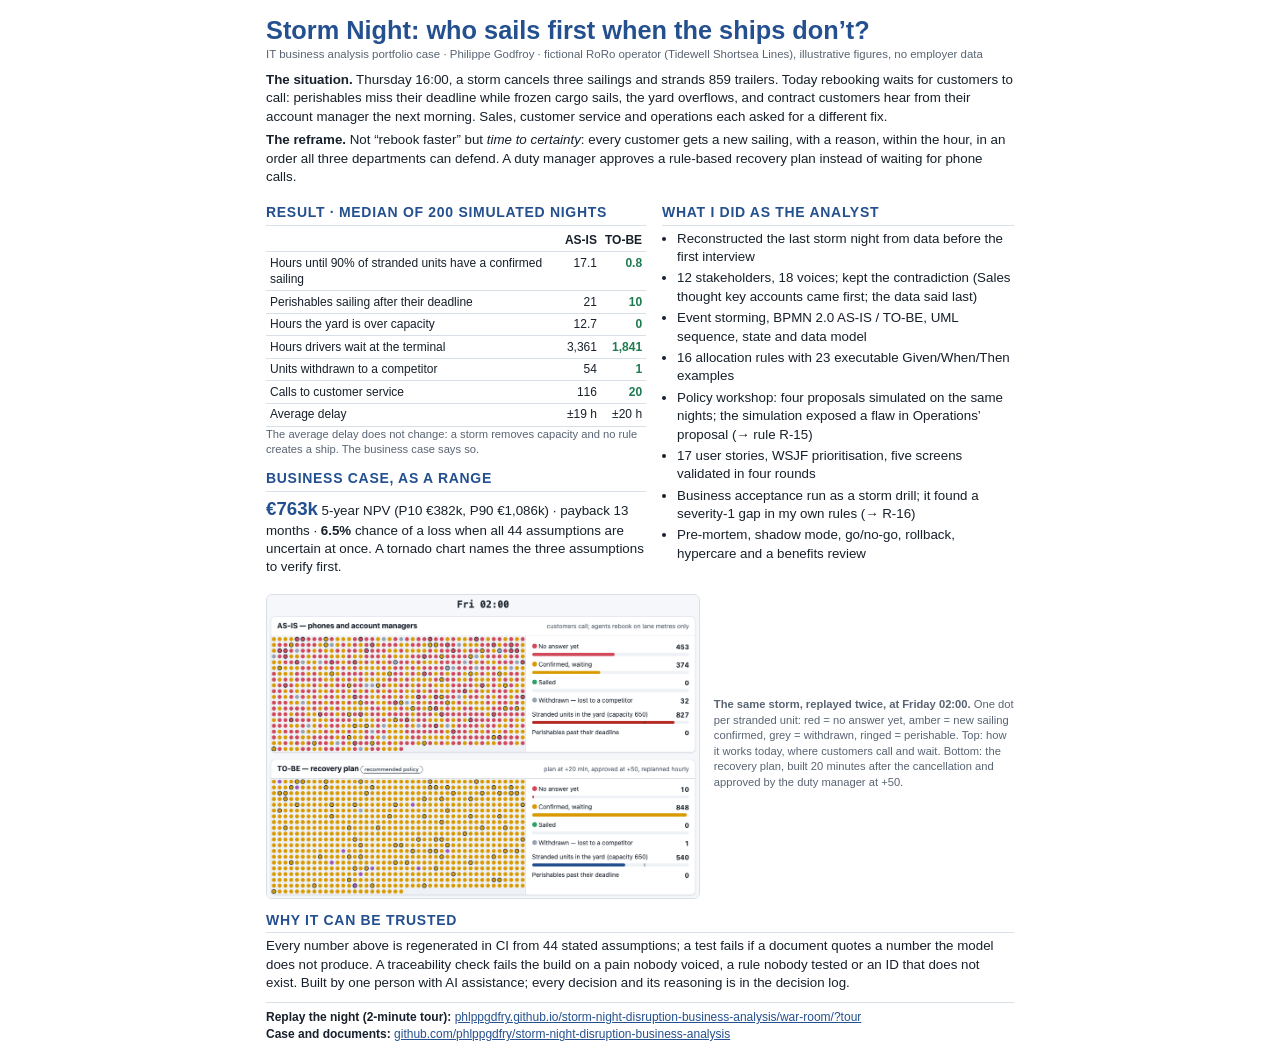
<file: site/media/one-page-summary.html>
<!doctype html>
<html lang="en">
<head>
<meta charset="utf-8">
<meta name="viewport" content="width=device-width, initial-scale=1">
<title>Storm Night Summary</title>
<meta name="description" content="One-page summary of the Storm Night IT business analysis case. Fictional operator; illustrative figures.">
<link rel="icon" href="../assets/favicon.svg" type="image/svg+xml">
<style>
:root { --accent:#24508f; --text:#17202b; --muted:#586473; --border:#d9dfe7; --ok:#1e7b4f; --bg:#ffffff; }
@media (prefers-color-scheme: dark) { :root:not([data-theme="light"]) { --accent:#8fb4f0; --text:#e6ebf1; --muted:#9aa6b4; --border:#263241; --ok:#5cc28f; --bg:#0d131b; } }
:root[data-theme="dark"] { --accent:#8fb4f0; --text:#e6ebf1; --muted:#9aa6b4; --border:#263241; --ok:#5cc28f; --bg:#0d131b; }
@page { size:A4; margin:12mm 13mm; }
* { box-sizing:border-box; }
body { font-family: ui-sans-serif, -apple-system, "Segoe UI", Roboto, Arial, sans-serif; color:var(--text); background:var(--bg); font-size:10pt; line-height:1.38; margin:0 auto; max-width:780px; padding:16px; }
@media print { body { padding:0; max-width:none; font-size:9.3pt; } }
h1 { font-size:19pt; margin:0 0 2px; line-height:1.15; color:var(--accent); }
h2 { font-size:10.5pt; text-transform:uppercase; letter-spacing:.05em; color:var(--accent); margin:12px 0 4px; border-bottom:1px solid var(--border); padding-bottom:2px; }
p { margin:0 0 5px; }
.meta { color:var(--muted); font-size:8.6pt; margin-bottom:8px; }
.grid { display:grid; grid-template-columns: 1.08fr 1fr; gap:16px; }
table { width:100%; border-collapse:collapse; font-size:9pt; }
th, td { text-align:left; padding:2.5px 4px; border-bottom:1px solid var(--border); vertical-align:top; }
td:nth-child(n+2), th:nth-child(n+2) { text-align:right; white-space:nowrap; }
td b { color:var(--ok); }
ul { margin:0; padding-left:15px; } li { margin:0 0 3px; }
.big { font-size:14pt; font-weight:700; color:var(--accent); }
.note { color:var(--muted); font-size:8.4pt; }
a { color:var(--accent); }
.shot { display:grid; grid-template-columns: 58% 1fr; gap:14px; align-items:center; margin-top:12px; }
.shot img { width:100%; border:1px solid var(--border); border-radius:6px; }
@media (max-width: 640px) { .shot { grid-template-columns:1fr; } }
.links { margin-top:10px; font-size:9pt; border-top:1px solid var(--border); padding-top:6px; }
@media (max-width: 640px) { .grid { grid-template-columns:1fr; } }
</style>
</head>
<body>
<h1>Storm Night: who sails first when the ships don’t?</h1>
<p class="meta">IT business analysis portfolio case · Philippe Godfroy · fictional RoRo operator (Tidewell Shortsea Lines), illustrative figures, no employer data</p>

<p><b>The situation.</b> Thursday 16:00, a storm cancels three sailings and strands 859 trailers. Today rebooking waits for customers to call: perishables miss their deadline while frozen cargo sails, the yard overflows, and contract customers hear from their account manager the next morning. Sales, customer service and operations each asked for a different fix.</p>
<p><b>The reframe.</b> Not “rebook faster” but <i>time to certainty</i>: every customer gets a new sailing, with a reason, within the hour, in an order all three departments can defend. A duty manager approves a rule-based recovery plan instead of waiting for phone calls.</p>

<div class="grid">
<div>
<h2>Result · median of 200 simulated nights</h2>
<table>
<tr><th></th><th>AS-IS</th><th>TO-BE</th></tr>
<tr><td>Hours until 90% of stranded units have a confirmed sailing</td><td>17.1</td><td><b>0.8</b></td></tr>
<tr><td>Perishables sailing after their deadline</td><td>21</td><td><b>10</b></td></tr>
<tr><td>Hours the yard is over capacity</td><td>12.7</td><td><b>0</b></td></tr>
<tr><td>Hours drivers wait at the terminal</td><td>3,361</td><td><b>1,841</b></td></tr>
<tr><td>Units withdrawn to a competitor</td><td>54</td><td><b>1</b></td></tr>
<tr><td>Calls to customer service</td><td>116</td><td><b>20</b></td></tr>
<tr><td>Average delay</td><td>±19 h</td><td>±20 h</td></tr>
</table>
<p class="note">The average delay does not change: a storm removes capacity and no rule creates a ship. The business case says so.</p>

<h2>Business case, as a range</h2>
<p><span class="big">€763k</span> 5-year NPV (P10 €382k, P90 €1,086k) · payback 13 months · <b>6.5%</b> chance of a loss when all 44 assumptions are uncertain at once. A tornado chart names the three assumptions to verify first.</p>
</div>
<div>
<h2>What I did as the analyst</h2>
<ul>
<li>Reconstructed the last storm night from data before the first interview</li>
<li>12 stakeholders, 18 voices; kept the contradiction (Sales thought key accounts came first; the data said last)</li>
<li>Event storming, BPMN 2.0 AS-IS / TO-BE, UML sequence, state and data model</li>
<li>16 allocation rules with 23 executable Given/When/Then examples</li>
<li>Policy workshop: four proposals simulated on the same nights; the simulation exposed a flaw in Operations’ proposal (→ rule R-15)</li>
<li>17 user stories, WSJF prioritisation, five screens validated in four rounds</li>
<li>Business acceptance run as a storm drill; it found a severity-1 gap in my own rules (→ R-16)</li>
<li>Pre-mortem, shadow mode, go/no-go, rollback, hypercare and a benefits review</li>
</ul>
</div>
</div>

<div class="shot">
<img src="replay-fri-0200.png" alt="Replay of the storm night at Friday 02:00: AS-IS above, TO-BE below">
<p class="note"><b>The same storm, replayed twice, at Friday 02:00.</b> One dot per stranded unit: red = no answer yet, amber = new sailing confirmed, grey = withdrawn, ringed = perishable. Top: how it works today, where customers call and wait. Bottom: the recovery plan, built 20 minutes after the cancellation and approved by the duty manager at +50.</p>
</div>

<h2>Why it can be trusted</h2>
<p>Every number above is regenerated in CI from 44 stated assumptions; a test fails if a document quotes a number the model does not produce. A traceability check fails the build on a pain nobody voiced, a rule nobody tested or an ID that does not exist. Built by one person with AI assistance; every decision and its reasoning is in the decision log.</p>

<p class="links"><b>Replay the night (2-minute tour):</b> <a href="https://phlppgdfry.github.io/storm-night-disruption-business-analysis/war-room/?tour">phlppgdfry.github.io/storm-night-disruption-business-analysis/war-room/?tour</a><br>
<b>Case and documents:</b> <a href="https://github.com/phlppgdfry/storm-night-disruption-business-analysis">github.com/phlppgdfry/storm-night-disruption-business-analysis</a></p>
</body>
</html>
</file>
<file: site/assets/style.css>
/* Storm Night case site. Same family as the other Tidewell cases; storm-blue accent, four unit-state colours. */
:root {
  --font: ui-sans-serif, system-ui, -apple-system, "Segoe UI", Roboto, "Helvetica Neue", Arial, sans-serif;
  --mono: ui-monospace, "SF Mono", Menlo, Consolas, monospace;
  --bg: #f5f7fa;
  --surface: #ffffff;
  --sunk: #eef1f5;
  --text: #17202b;
  --muted: #586473;
  --border: #d9dfe7;
  --accent: #24508f;
  --accent-contrast: #ffffff;
  --ok: #1e7b4f;
  --warn: #9a5b00;
  --risk: #b3261e;
  /* unit states */
  --s-open: #d1495b;
  --s-held: #9b59b6;
  --s-conf: #d99a00;
  --s-sailed: #2e9e6a;
  --s-gone: #98a2b3;
  --radius: 10px;
  --shadow: 0 1px 2px rgb(16 24 40 / 6%), 0 1px 3px rgb(16 24 40 / 8%);
  --wrap: 1180px;
  --gutter: 16px;
  color-scheme: light;
}
@media (prefers-color-scheme: dark) {
  :root:not([data-theme="light"]) {
    --bg: #0d131b; --surface: #141c26; --sunk: #0f1620; --text: #e6ebf1; --muted: #9aa6b4; --border: #263241;
    --accent: #8fb4f0; --accent-contrast: #0d131b; --ok: #5cc28f; --warn: #e0a84a; --risk: #f08a82;
    --s-open: #ef6f7e; --s-held: #c39be0; --s-conf: #f2c14e; --s-sailed: #4fc58f; --s-gone: #5d6878;
    --shadow: none; color-scheme: dark;
  }
}
:root[data-theme="dark"] {
  --bg: #0d131b; --surface: #141c26; --sunk: #0f1620; --text: #e6ebf1; --muted: #9aa6b4; --border: #263241;
  --accent: #8fb4f0; --accent-contrast: #0d131b; --ok: #5cc28f; --warn: #e0a84a; --risk: #f08a82;
  --s-open: #ef6f7e; --s-held: #c39be0; --s-conf: #f2c14e; --s-sailed: #4fc58f; --s-gone: #5d6878;
  --shadow: none; color-scheme: dark;
}

*, *::before, *::after { box-sizing: border-box; }
html { scroll-behavior: smooth; }
body { margin: 0; font-family: var(--font); background: var(--bg); color: var(--text); line-height: 1.6; font-size: 17px; overflow-x: hidden; }
a { color: var(--accent); }
a:focus-visible, button:focus-visible, select:focus-visible, input:focus-visible { outline: 3px solid var(--accent); outline-offset: 2px; }
img, svg { max-width: 100%; height: auto; }
code, .mono { font-family: var(--mono); font-size: .9em; }

.wrap { max-width: var(--wrap); margin: 0 auto; padding: 0 var(--gutter); }
.measure { max-width: 70ch; }
.small { font-size: 14px; color: var(--muted); }
.note { font-size: 14px; color: var(--muted); font-style: italic; }
.hidden { display: none !important; }

.site-header { position: sticky; top: 0; z-index: 30; background: color-mix(in srgb, var(--bg) 88%, transparent); backdrop-filter: blur(8px); border-bottom: 1px solid var(--border); }
.header-inner { display: flex; align-items: center; justify-content: space-between; gap: 8px 16px; min-height: 56px; flex-wrap: wrap; padding-top: 6px; padding-bottom: 6px; }
.brand { font-weight: 700; text-decoration: none; color: var(--text); display: flex; align-items: center; gap: 8px; }
.brand svg { width: 22px; height: 22px; }
.site-header nav { display: flex; gap: 4px 16px; flex-wrap: wrap; }
.site-header nav a { color: var(--muted); text-decoration: none; font-size: 15px; }
.site-header nav a:hover, .site-header nav a[aria-current="page"] { color: var(--text); }

.hero { padding: 64px 0 32px; }
.eyebrow { color: var(--muted); font-size: 14px; letter-spacing: .02em; margin: 0 0 8px; }
h1 { font-size: clamp(30px, 5.4vw, 52px); line-height: 1.1; margin: 0 0 16px; letter-spacing: -0.015em; }
h2 { font-size: clamp(22px, 3vw, 30px); line-height: 1.2; margin: 0 0 14px; }
h3 { font-size: 18px; margin: 6px 0 4px; }
.lede { font-size: clamp(18px, 2.4vw, 21px); color: var(--muted); max-width: 62ch; margin: 0 0 24px; }
.section { padding: 44px 0; border-top: 1px solid var(--border); }
.sub-hero { padding: 40px 0 12px; }
.crumbs { font-size: 14px; color: var(--muted); margin: 0 0 8px; }
.crumbs a { color: var(--muted); }

.cta-row { display: flex; flex-wrap: wrap; gap: 10px; }
.btn { display: inline-flex; align-items: center; gap: 6px; padding: 10px 16px; border-radius: var(--radius); border: 1px solid var(--border); background: var(--surface); color: var(--text); text-decoration: none; font: inherit; font-weight: 600; font-size: 15px; cursor: pointer; }
.btn:hover { border-color: var(--accent); }
.btn.primary { background: var(--accent); color: var(--accent-contrast); border-color: var(--accent); }
.btn.small-btn { padding: 6px 12px; font-size: 14px; }
.btn:disabled { opacity: .45; cursor: not-allowed; }

.grid { display: grid; gap: 16px; }
.cards-3 { grid-template-columns: repeat(auto-fit, minmax(240px, 1fr)); }
.cards-4 { grid-template-columns: repeat(auto-fit, minmax(190px, 1fr)); }
.card { background: var(--surface); border: 1px solid var(--border); border-radius: var(--radius); padding: 18px; box-shadow: var(--shadow); }
.card p { margin: 0; color: var(--muted); }
.card h3 { margin-top: 0; }
.stat { font-size: clamp(28px, 4vw, 38px); font-weight: 750; line-height: 1.1; letter-spacing: -0.01em; }
.stat .from { color: var(--muted); font-weight: 600; font-size: .6em; }
.stat-label { color: var(--muted); font-size: 14px; margin-top: 4px; }

.chip { display: inline-block; font-size: 12px; font-weight: 600; padding: 1px 8px; border-radius: 999px; border: 1px solid currentColor; white-space: nowrap; }
.chip.ok { color: var(--ok); } .chip.warn { color: var(--warn); } .chip.risk { color: var(--risk); } .chip.muted { color: var(--muted); }

.table-wrap { overflow-x: auto; border: 1px solid var(--border); border-radius: var(--radius); background: var(--surface); }
table { border-collapse: collapse; width: 100%; font-size: 15px; }
th, td { text-align: left; padding: 9px 12px; border-bottom: 1px solid var(--border); vertical-align: top; }
th { color: var(--muted); font-weight: 600; font-size: 12.5px; text-transform: uppercase; letter-spacing: .04em; }
td.num, th.num { text-align: right; font-variant-numeric: tabular-nums; }
tr:last-child td { border-bottom: none; }

.journey { list-style: none; padding: 0; margin: 0; display: grid; grid-template-columns: repeat(auto-fit, minmax(170px, 1fr)); gap: 10px; }
.journey a { display: flex; align-items: center; gap: 10px; padding: 12px 14px; background: var(--surface); border: 1px solid var(--border); border-radius: var(--radius); text-decoration: none; color: var(--text); font-weight: 600; font-size: 15px; height: 100%; }
.journey a:hover { border-color: var(--accent); }
.step-no { display: inline-grid; place-items: center; width: 26px; height: 26px; border-radius: 50%; background: var(--accent); color: var(--accent-contrast); font-size: 13px; flex: none; }

.site-footer { border-top: 1px solid var(--border); padding: 28px 0 48px; color: var(--muted); font-size: 14px; }

/* ---------- War room ---------- */
.tabs { display: flex; flex-wrap: wrap; gap: 6px; border-bottom: 1px solid var(--border); margin: 8px 0 18px; }
.tabs button { font: inherit; font-size: 15px; font-weight: 600; padding: 10px 14px; border: 0; border-bottom: 3px solid transparent; background: none; color: var(--muted); cursor: pointer; }
.tabs button[aria-selected="true"] { color: var(--text); border-bottom-color: var(--accent); }
.controls { display: flex; flex-wrap: wrap; gap: 10px 14px; align-items: center; margin: 0 0 14px; }
.clock { font-family: var(--mono); font-size: 22px; font-weight: 700; min-width: 7.5ch; }
.controls input[type="range"] { flex: 1 1 240px; accent-color: var(--accent); }
.seg { display: inline-flex; border: 1px solid var(--border); border-radius: 999px; overflow: hidden; background: var(--surface); }
.seg button { font: inherit; font-size: 14px; padding: 6px 12px; border: 0; background: transparent; color: var(--text); cursor: pointer; }
.seg button[aria-pressed="true"] { background: var(--accent); color: var(--accent-contrast); font-weight: 600; }
.legend { display: flex; flex-wrap: wrap; gap: 6px 16px; list-style: none; padding: 0; margin: 0 0 12px; font-size: 14px; color: var(--muted); }
.legend li { display: flex; align-items: center; gap: 6px; }
.dot { width: 11px; height: 11px; border-radius: 50%; display: inline-block; flex: none; }
.dot.open { background: var(--s-open); } .dot.held { background: var(--s-held); } .dot.conf { background: var(--s-conf); } .dot.sailed { background: var(--s-sailed); } .dot.gone { background: var(--s-gone); }
.dot.ring { background: transparent; border: 2px solid var(--text); }

.replay { display: grid; gap: 16px; }
.lane { background: var(--surface); border: 1px solid var(--border); border-radius: var(--radius); box-shadow: var(--shadow); overflow: hidden; }
.lane-h { display: flex; justify-content: space-between; align-items: baseline; gap: 8px; flex-wrap: wrap; padding: 10px 14px; border-bottom: 1px solid var(--border); }
.lane-h h2 { font-size: 17px; margin: 0; }
.lane-b { display: grid; grid-template-columns: minmax(0, 1.5fr) minmax(0, 1fr); gap: 0; }
@media (max-width: 820px) { .lane-b { grid-template-columns: 1fr; } }
.lane canvas { display: block; width: 100%; height: auto; background: var(--sunk); }
.meters { padding: 12px 14px; display: grid; gap: 8px; align-content: start; border-left: 1px solid var(--border); }
@media (max-width: 820px) { .meters { border-left: 0; border-top: 1px solid var(--border); } }
.meter { display: grid; grid-template-columns: 1fr auto; gap: 2px 8px; font-size: 14px; }
.meter b { font-variant-numeric: tabular-nums; font-size: 15px; }
.bar { grid-column: 1 / 3; height: 7px; background: var(--sunk); border-radius: 4px; overflow: hidden; position: relative; }
.bar i { display: block; height: 100%; background: var(--accent); border-radius: 4px; transition: width .15s linear; }
.bar i.over { background: var(--risk); }
.bar .cap { position: absolute; top: -2px; bottom: -2px; width: 2px; background: var(--text); opacity: .6; }
.ticker { list-style: none; margin: 4px 0 0; padding: 0; font-size: 13px; font-family: var(--mono); color: var(--muted); }
.ticker li { padding: 3px 0; border-top: 1px dashed var(--border); }
.ticker li.alert { color: var(--risk); } .ticker li.good { color: var(--ok); }

/* Board */
.board-head { display: flex; flex-wrap: wrap; gap: 10px 18px; align-items: center; justify-content: space-between; padding: 12px 14px; border-bottom: 1px solid var(--border); }
.board-head .counts { display: flex; flex-wrap: wrap; gap: 6px 14px; font-size: 14px; color: var(--muted); }
.board-head .counts b { color: var(--text); }
.board-grid { display: grid; gap: 16px; grid-template-columns: minmax(0, 1.25fr) minmax(0, 1fr); align-items: start; }
@media (max-width: 920px) { .board-grid { grid-template-columns: 1fr; } }
.cap-table td { font-size: 14px; }
.cap-table .bar { height: 8px; min-width: 70px; }
.filters { display: flex; flex-wrap: wrap; gap: 6px; padding: 10px 14px; border-bottom: 1px solid var(--border); align-items: center; }
.filters button { font: inherit; font-size: 13px; padding: 4px 10px; border-radius: 999px; border: 1px solid var(--border); background: var(--surface); color: var(--text); cursor: pointer; }
.filters button[aria-pressed="true"] { background: var(--accent); color: var(--accent-contrast); border-color: var(--accent); }
.filters input { font: inherit; font-size: 14px; padding: 5px 10px; border-radius: 999px; border: 1px solid var(--border); background: var(--surface); color: var(--text); flex: 1 1 140px; min-width: 0; }
.ulist { list-style: none; margin: 0; padding: 0; max-height: 520px; overflow: auto; }
.urow { display: grid; grid-template-columns: 74px minmax(0, 1fr) auto; gap: 2px 10px; align-items: center; width: 100%; text-align: left; padding: 8px 14px; border: 0; border-bottom: 1px solid var(--border); border-left: 4px solid transparent; background: none; font: inherit; color: inherit; cursor: pointer; }
.urow:hover { background: color-mix(in srgb, var(--accent) 6%, transparent); }
.urow[aria-current="true"] { background: color-mix(in srgb, var(--accent) 11%, transparent); border-left-color: var(--accent); }
.urow .id { font-family: var(--mono); font-size: 13px; }
.urow .what { font-size: 14px; overflow: hidden; text-overflow: ellipsis; white-space: nowrap; }
.urow .to { font-family: var(--mono); font-size: 13px; font-weight: 700; }
.panel { background: var(--surface); border: 1px solid var(--border); border-radius: var(--radius); box-shadow: var(--shadow); }
.panel-h { display: flex; justify-content: space-between; align-items: baseline; gap: 8px; padding: 12px 14px; border-bottom: 1px solid var(--border); flex-wrap: wrap; }
.panel-h h2, .panel-h h3 { font-size: 16px; margin: 0; }
.panel-b { padding: 14px; }
.reasons { list-style: none; margin: 8px 0 0; padding: 0; font-family: var(--mono); font-size: 13px; }
.reasons li { padding: 4px 0 4px 10px; border-left: 3px solid var(--border); margin: 2px 0; }
.reasons li.rule { border-left-color: var(--accent); }
.reasons li.final { border-left-color: var(--ok); font-weight: 700; }
.reasons li.bad { border-left-color: var(--risk); color: var(--risk); }
.facts { display: grid; grid-template-columns: max-content 1fr; gap: 3px 14px; font-size: 14px; margin: 8px 0; }
.facts dt { color: var(--muted); } .facts dd { margin: 0; }
.form-row { display: flex; flex-wrap: wrap; gap: 8px; align-items: center; margin-top: 10px; }
.form-row select { font: inherit; font-size: 14px; padding: 6px 8px; border-radius: 8px; border: 1px solid var(--border); background: var(--surface); color: var(--text); max-width: 100%; }
.msg { border: 1px solid var(--border); border-radius: 8px; overflow: hidden; margin-top: 12px; font-size: 14px; }
.msg .mh { background: var(--sunk); padding: 6px 12px; font-size: 13px; color: var(--muted); }
.msg .mb { padding: 10px 12px; white-space: pre-wrap; font-family: var(--mono); font-size: 12.5px; overflow-x: auto; }
.audit { list-style: none; padding: 0; margin: 6px 0 0; font-size: 13px; color: var(--muted); }

/* Policy lab */
.policy-grid { display: grid; gap: 14px; grid-template-columns: repeat(auto-fit, minmax(240px, 1fr)); }
.policy { text-align: left; font: inherit; color: inherit; cursor: pointer; }
.policy[aria-pressed="true"] { border-color: var(--accent); box-shadow: 0 0 0 2px var(--accent); }
.policy .owner { font-size: 13px; color: var(--muted); }
.hbars { display: grid; gap: 6px; margin-top: 10px; }
.hbar { display: grid; grid-template-columns: 1fr auto; font-size: 13px; gap: 2px 8px; }
.hbar .bar { height: 6px; }

/* Tour */
.tour { position: fixed; left: 50%; transform: translateX(-50%); bottom: 14px; z-index: 50; width: min(760px, calc(100vw - 24px)); background: var(--text); color: var(--bg); border-radius: var(--radius); padding: 12px 16px; display: flex; gap: 10px 14px; align-items: center; justify-content: space-between; flex-wrap: wrap; box-shadow: 0 10px 32px rgb(0 0 0 / 30%); }
.tour p { margin: 0; font-size: 15px; flex: 1 1 320px; }
.tour .tour-step { font-size: 12px; opacity: .7; display: block; }
.tour-actions { display: flex; gap: 6px; }
.tour button { font: inherit; font-size: 14px; padding: 6px 12px; border-radius: 999px; border: 1px solid currentColor; background: transparent; color: inherit; cursor: pointer; }
.tour button:disabled { opacity: .4; }
.tour-flash { animation: flash 1.4s ease-out 1; }
@keyframes flash { from { box-shadow: 0 0 0 5px color-mix(in srgb, var(--accent) 65%, transparent); } to { box-shadow: 0 0 0 0 transparent; } }
@media (prefers-reduced-motion: reduce) { .tour-flash { animation: none; } html { scroll-behavior: auto; } .bar i { transition: none; } }

/* Trace explorer */
.trace-wrap { position: relative; overflow-x: auto; border: 1px solid var(--border); border-radius: var(--radius); background: var(--surface); }
.trace { position: relative; display: grid; grid-auto-flow: column; grid-auto-columns: 132px; gap: 26px; padding: 14px; min-width: max-content; }
.trace svg.edges { position: absolute; inset: 0; pointer-events: none; overflow: visible; }
.tcol h3 { font-size: 11.5px; text-transform: uppercase; letter-spacing: .05em; color: var(--muted); margin: 0 0 8px; }
.tnode { display: block; width: 100%; text-align: left; font: inherit; font-size: 12px; line-height: 1.25; padding: 5px 7px; margin: 0 0 6px; border-radius: 6px; border: 1px solid var(--border); background: var(--surface); color: var(--text); cursor: pointer; position: relative; z-index: 1; }
.tnode b { font-family: var(--mono); font-size: 11.5px; display: block; }
.tnode span { display: -webkit-box; -webkit-line-clamp: 2; -webkit-box-orient: vertical; overflow: hidden; color: var(--muted); }
.tnode.on { border-color: var(--accent); background: color-mix(in srgb, var(--accent) 12%, var(--surface)); }
.tnode.sel { box-shadow: 0 0 0 2px var(--accent); }
.trace.dim .tnode:not(.on) { opacity: .28; }
.tpanel { position: sticky; top: 70px; }

/* Process: BPMN + event storming */
.bpmn-figure { margin: 0; background: #fff; border: 1px solid var(--border); border-radius: var(--radius); padding: 12px; overflow-x: auto; }
.bpmn-figure img { max-width: none; width: 1500px; height: auto; display: block; }
.bpmn-figure figcaption { color: #586473; font-size: 14px; margin-top: 8px; }
.es-legend { display: flex; flex-wrap: wrap; gap: 6px 14px; list-style: none; padding: 0; margin: 0 0 12px; font-size: 14px; }
.es-legend li { display: flex; align-items: center; gap: 6px; }
.swatch { width: 16px; height: 16px; border-radius: 3px; display: inline-block; }
.board-scroll { overflow-x: auto; border: 1px solid var(--border); border-radius: var(--radius); background: var(--surface); padding: 14px; }
.es-board { display: grid; grid-auto-flow: column; grid-auto-columns: 180px; gap: 12px; min-width: max-content; }
.es-col { display: flex; flex-direction: column; gap: 8px; }
.es-col h3 { font-size: 11.5px; text-transform: uppercase; letter-spacing: .05em; color: var(--muted); margin: 0 0 2px; }
.sticky { color: #17202b; padding: 7px 9px; border-radius: 3px; font-size: 13.5px; line-height: 1.3; box-shadow: 0 1px 2px rgb(0 0 0 / 18%); }
.s-event { background: #f6a04d; } .s-command { background: #7db3e8; } .s-actor { background: #f5e27a; } .s-policy { background: #c9a9e9; } .s-read { background: #9fd8a5; } .s-hot { background: #b8322a; color: #fff; transform: rotate(-1.5deg); }

/* Numbers page */
.tornado .row { display: grid; grid-template-columns: minmax(0, 1.2fr) minmax(0, 2fr); gap: 10px; align-items: center; padding: 6px 0; border-bottom: 1px solid var(--border); font-size: 14px; }
.tornado .track { position: relative; height: 18px; }
.tornado .seg-l, .tornado .seg-h { position: absolute; top: 2px; height: 14px; }
.tornado .seg-l { background: var(--s-open); border-radius: 3px 0 0 3px; }
.tornado .seg-h { background: var(--s-sailed); border-radius: 0 3px 3px 0; }
.tornado .mid { position: absolute; top: -3px; bottom: -3px; width: 2px; background: var(--text); }
.tornado .zero { position: absolute; top: -3px; bottom: -3px; width: 1px; background: var(--risk); }
.slider-row { display: grid; grid-template-columns: minmax(0, 1fr) 90px; gap: 2px 10px; align-items: center; margin: 10px 0; font-size: 14px; }
.slider-row input { grid-column: 1 / 3; accent-color: var(--accent); width: 100%; }
.slider-row output { text-align: right; font-weight: 700; font-variant-numeric: tabular-nums; }
.big-npv { font-size: clamp(32px, 5vw, 46px); font-weight: 800; letter-spacing: -0.02em; }

@media print { .site-header, .cta-row, .tour, .controls { display: none; } body { background: #fff; } }
td.mono, .mono { white-space: nowrap; }
.policy { display: flex; flex-direction: column; justify-content: flex-start; }
</file>
